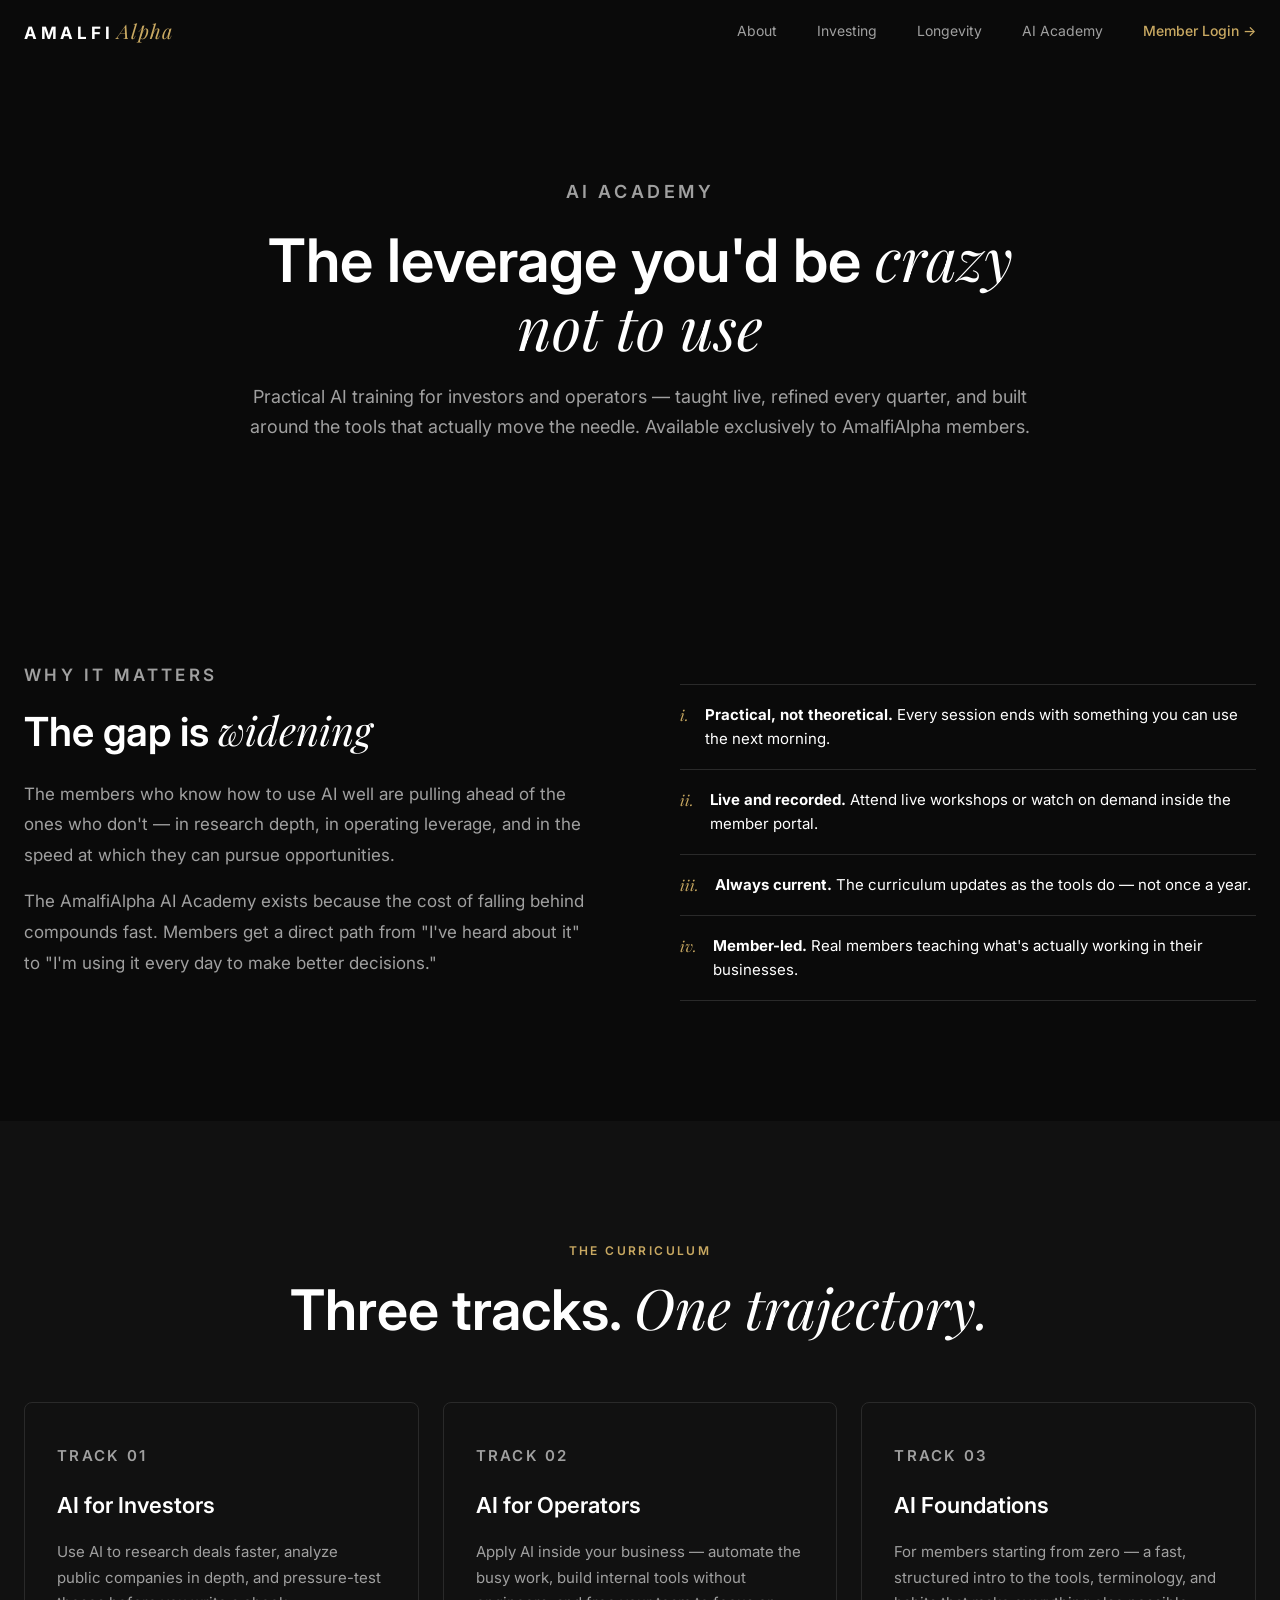
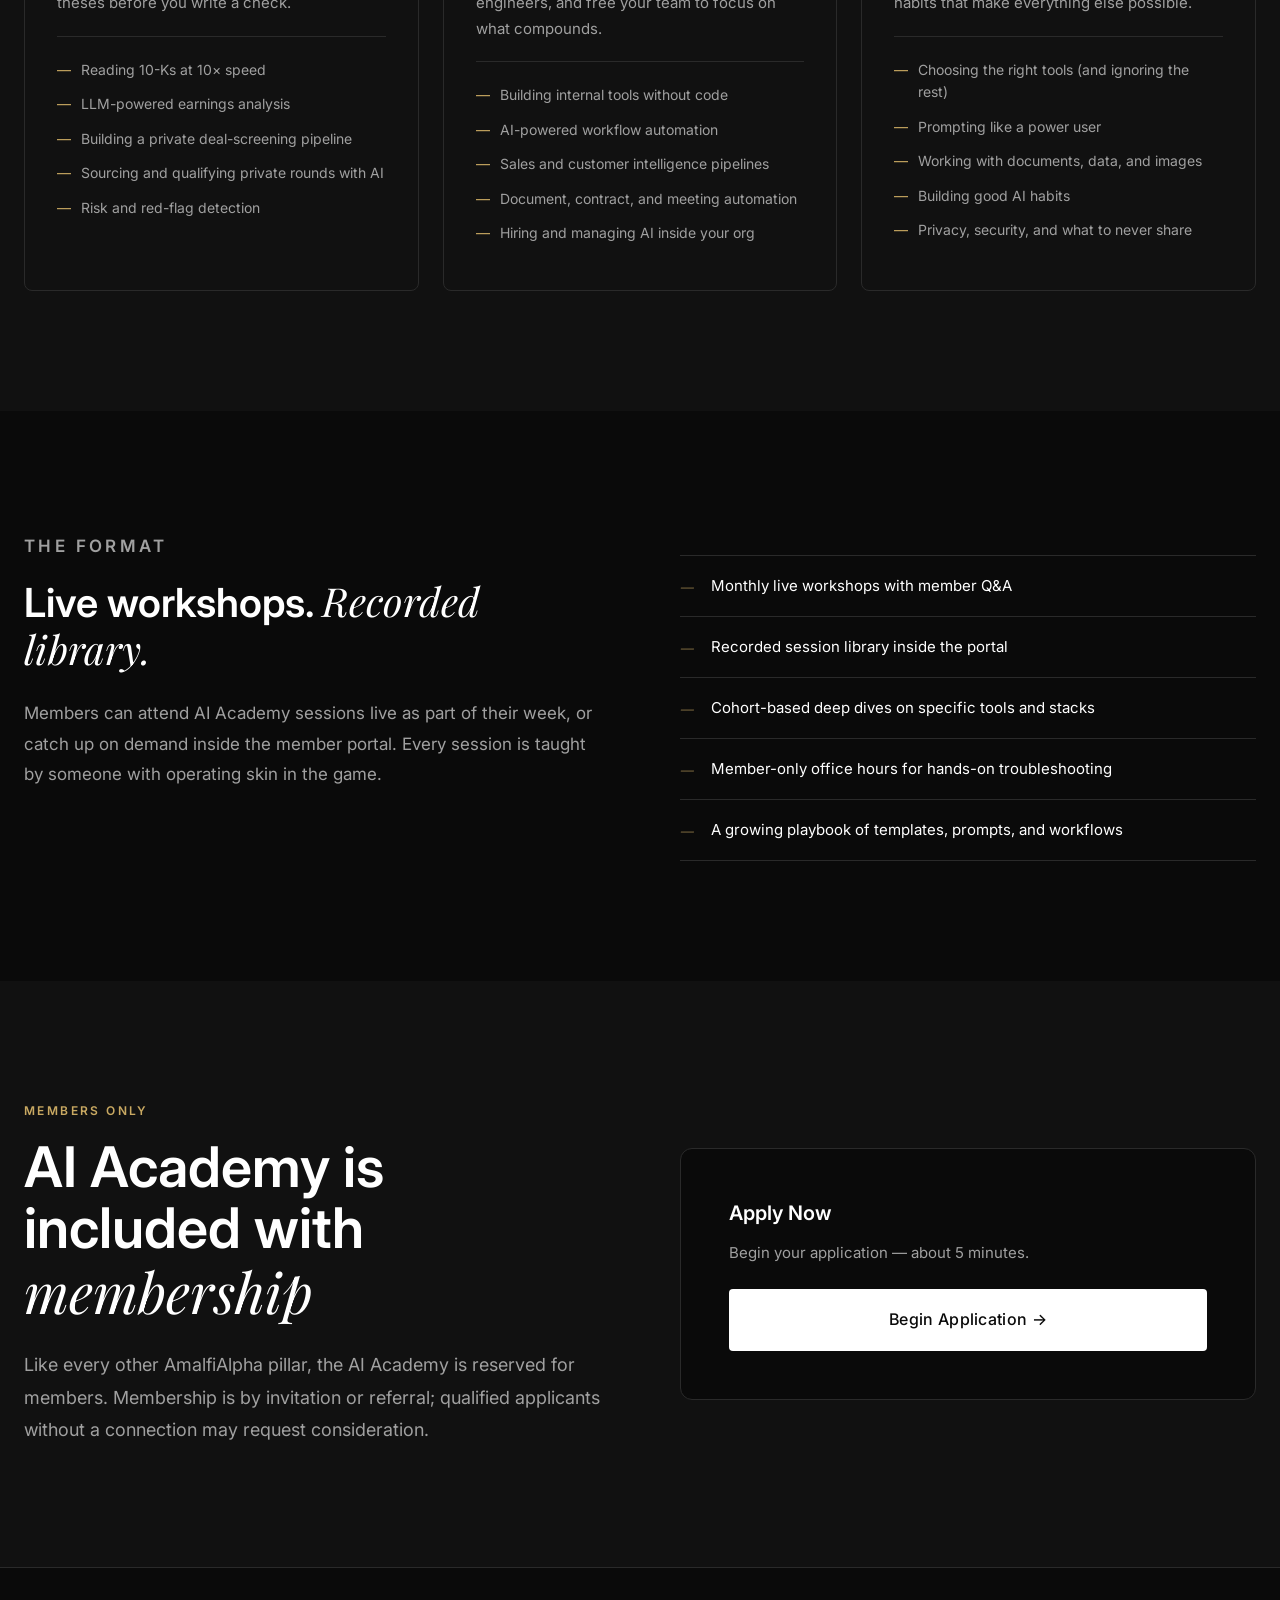
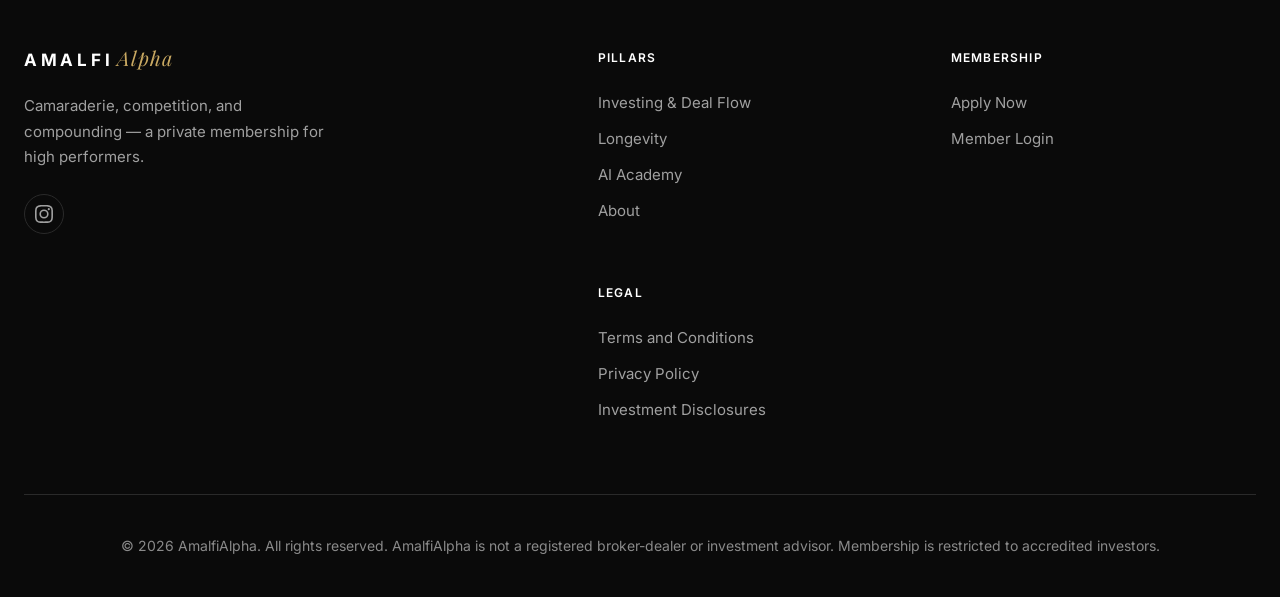
<file: ai-academy.html>
<!DOCTYPE html>
<html lang="en">
<head>
    <meta charset="UTF-8">
    <meta name="viewport" content="width=device-width, initial-scale=1.0">
    <title>AI Academy | AmalfiAlpha</title>
    <link rel="icon" href="favicon.svg" type="image/svg+xml">
    <link rel="stylesheet" href="styles.css">
    <link rel="preconnect" href="https://fonts.googleapis.com">
    <link rel="preconnect" href="https://fonts.gstatic.com" crossorigin>
    <link href="https://fonts.googleapis.com/css2?family=Inter:wght@300;400;500;600;700&family=Playfair+Display:wght@400;500;600;700&display=swap" rel="stylesheet">
</head>
<body>
    <header class="header">
        <nav class="nav">
            <a href="index.html" class="logo">
                <span class="logo-wordmark">AMALFI<span class="alpha">Alpha</span></span>
            </a>
            <div class="nav-links">
                <a href="about.html">About</a>
                <a href="investing.html">Investing</a>
                <a href="health.html">Longevity</a>
                <a href="ai-academy.html" aria-current="page">AI Academy</a>
                <a href="#" class="nav-cta">Member Login →</a>
            </div>
            <button class="mobile-menu-btn" aria-label="Menu" aria-expanded="false" aria-controls="mobileMenu">
                <span></span>
                <span></span>
                <span></span>
            </button>
        </nav>
    </header>

    <div class="mobile-menu" id="mobileMenu">
        <a href="about.html">About</a>
        <a href="investing.html">Investing</a>
        <a href="health.html">Longevity</a>
        <a href="ai-academy.html" aria-current="page">AI Academy</a>
        <a href="#">Member Login</a>
        <a href="apply.html" class="btn btn-primary">Apply Now</a>
    </div>

    <!-- Page Hero -->
    <section class="page-hero">
        <div class="page-hero-background" style="background-image: url('https://images.squarespace-cdn.com/content/v1/6695d90737f2c533afa46845/e360eb15-34ca-4f9f-b811-dc9df6491821/Amalfi_Golf_Day_2_LowRes-93.jpg');"></div>
        <div class="page-hero-content">
            <p class="section-tagline">AI Academy</p>
            <h1>The leverage you'd be <span class="italic">crazy not to use</span></h1>
            <p>Practical AI training for investors and operators — taught live, refined every quarter, and built around the tools that actually move the needle. Available exclusively to AmalfiAlpha members.</p>
        </div>
    </section>

    <!-- Why AI Academy -->
    <section class="deep-section">
        <div class="container">
            <div class="two-col">
                <div>
                    <p class="section-tagline">Why It Matters</p>
                    <h2>The gap is <span class="italic">widening</span></h2>
                    <p>The members who know how to use AI well are pulling ahead of the ones who don't — in research depth, in operating leverage, and in the speed at which they can pursue opportunities.</p>
                    <p>The AmalfiAlpha AI Academy exists because the cost of falling behind compounds fast. Members get a direct path from "I've heard about it" to "I'm using it every day to make better decisions."</p>
                </div>
                <div>
                    <ul class="feature-list">
                        <li><span class="num">i.</span><span><strong>Practical, not theoretical.</strong> Every session ends with something you can use the next morning.</span></li>
                        <li><span class="num">ii.</span><span><strong>Live and recorded.</strong> Attend live workshops or watch on demand inside the member portal.</span></li>
                        <li><span class="num">iii.</span><span><strong>Always current.</strong> The curriculum updates as the tools do — not once a year.</span></li>
                        <li><span class="num">iv.</span><span><strong>Member-led.</strong> Real members teaching what's actually working in their businesses.</span></li>
                    </ul>
                </div>
            </div>
        </div>
    </section>

    <!-- Three Tracks -->
    <section class="deep-section alt">
        <div class="container">
            <div class="section-header center">
                <p class="section-tagline">The Curriculum</p>
                <h2 class="section-title">Three tracks. <span class="italic">One trajectory.</span></h2>
            </div>
            <div class="tracks-grid">
                <div class="track-card">
                    <p class="track-label">Track 01</p>
                    <h3>AI for Investors</h3>
                    <p>Use AI to research deals faster, analyze public companies in depth, and pressure-test theses before you write a check.</p>
                    <ul class="track-modules">
                        <li>Reading 10-Ks at 10× speed</li>
                        <li>LLM-powered earnings analysis</li>
                        <li>Building a private deal-screening pipeline</li>
                        <li>Sourcing and qualifying private rounds with AI</li>
                        <li>Risk and red-flag detection</li>
                    </ul>
                </div>
                <div class="track-card">
                    <p class="track-label">Track 02</p>
                    <h3>AI for Operators</h3>
                    <p>Apply AI inside your business — automate the busy work, build internal tools without engineers, and free your team to focus on what compounds.</p>
                    <ul class="track-modules">
                        <li>Building internal tools without code</li>
                        <li>AI-powered workflow automation</li>
                        <li>Sales and customer intelligence pipelines</li>
                        <li>Document, contract, and meeting automation</li>
                        <li>Hiring and managing AI inside your org</li>
                    </ul>
                </div>
                <div class="track-card">
                    <p class="track-label">Track 03</p>
                    <h3>AI Foundations</h3>
                    <p>For members starting from zero — a fast, structured intro to the tools, terminology, and habits that make everything else possible.</p>
                    <ul class="track-modules">
                        <li>Choosing the right tools (and ignoring the rest)</li>
                        <li>Prompting like a power user</li>
                        <li>Working with documents, data, and images</li>
                        <li>Building good AI habits</li>
                        <li>Privacy, security, and what to never share</li>
                    </ul>
                </div>
            </div>
        </div>
    </section>

    <!-- Format -->
    <section class="deep-section">
        <div class="container">
            <div class="two-col">
                <div>
                    <p class="section-tagline">The Format</p>
                    <h2>Live workshops. <span class="italic">Recorded library.</span></h2>
                    <p>Members can attend AI Academy sessions live as part of their week, or catch up on demand inside the member portal. Every session is taught by someone with operating skin in the game.</p>
                </div>
                <div>
                    <ul class="feature-list">
                        <li><span class="num">—</span><span>Monthly live workshops with member Q&A</span></li>
                        <li><span class="num">—</span><span>Recorded session library inside the portal</span></li>
                        <li><span class="num">—</span><span>Cohort-based deep dives on specific tools and stacks</span></li>
                        <li><span class="num">—</span><span>Member-only office hours for hands-on troubleshooting</span></li>
                        <li><span class="num">—</span><span>A growing playbook of templates, prompts, and workflows</span></li>
                    </ul>
                </div>
            </div>
        </div>
    </section>

    <!-- CTA -->
    <section class="apply" style="background:var(--color-bg-secondary);">
        <div class="container">
            <div class="apply-wrapper">
                <div class="apply-content">
                    <p class="section-tagline">Members Only</p>
                    <h2 class="section-title">AI Academy is included with <span class="italic">membership</span></h2>
                    <p class="apply-description">Like every other AmalfiAlpha pillar, the AI Academy is reserved for members. Membership is by invitation or referral; qualified applicants without a connection may request consideration.</p>
                </div>
                <div class="apply-form-container">
                    <h3 style="font-size:1.25rem;font-weight:600;margin-bottom:12px;">Apply Now</h3>
                    <p style="font-size:0.9375rem;color:var(--color-text-secondary);margin-bottom:24px;line-height:1.6;">Begin your application — about 5 minutes.</p>
                    <a href="apply.html" class="btn btn-primary btn-full btn-large">Begin Application →</a>
                </div>
            </div>
        </div>
    </section>

    <footer class="footer">
        <div class="container">
            <div class="footer-main">
                <div class="footer-brand">
                    <a href="index.html" class="logo">
                        <span class="logo-wordmark">AMALFI<span class="alpha">Alpha</span></span>
                    </a>
                    <p>Camaraderie, competition, and compounding — a private membership for high performers.</p>
                    <div class="social-links">
                        <a href="https://instagram.com/joinamalfi" aria-label="Instagram" target="_blank" rel="noopener noreferrer">
                            <svg viewBox="0 0 24 24" fill="currentColor"><path d="M12 2.163c3.204 0 3.584.012 4.85.07 3.252.148 4.771 1.691 4.919 4.919.058 1.265.069 1.645.069 4.849 0 3.205-.012 3.584-.069 4.849-.149 3.225-1.664 4.771-4.919 4.919-1.266.058-1.644.07-4.85.07-3.204 0-3.584-.012-4.849-.07-3.26-.149-4.771-1.699-4.919-4.92-.058-1.265-.07-1.644-.07-4.849 0-3.204.013-3.583.07-4.849.149-3.227 1.664-4.771 4.919-4.919 1.266-.057 1.645-.069 4.849-.069zM12 0C8.741 0 8.333.014 7.053.072 2.695.272.273 2.69.073 7.052.014 8.333 0 8.741 0 12c0 3.259.014 3.668.072 4.948.2 4.358 2.618 6.78 6.98 6.98C8.333 23.986 8.741 24 12 24c3.259 0 3.668-.014 4.948-.072 4.354-.2 6.782-2.618 6.979-6.98.059-1.28.073-1.689.073-4.948 0-3.259-.014-3.667-.072-4.947-.196-4.354-2.617-6.78-6.979-6.98C15.668.014 15.259 0 12 0zm0 5.838a6.162 6.162 0 100 12.324 6.162 6.162 0 000-12.324zM12 16a4 4 0 110-8 4 4 0 010 8zm6.406-11.845a1.44 1.44 0 100 2.881 1.44 1.44 0 000-2.881z"/></svg>
                        </a>
                    </div>
                </div>
                <div class="footer-links">
                    <div class="footer-column">
                        <h4>Pillars</h4>
                        <a href="investing.html">Investing & Deal Flow</a>
                        <a href="health.html">Longevity</a>
                        <a href="ai-academy.html">AI Academy</a>
                        <a href="about.html">About</a>
                    </div>
                    <div class="footer-column">
                        <h4>Membership</h4>
                        <a href="apply.html">Apply Now</a>
                        <a href="#">Member Login</a>
                    </div>
                    <div class="footer-column">
                        <h4>Legal</h4>
                        <a href="#">Terms and Conditions</a>
                        <a href="#">Privacy Policy</a>
                        <a href="#">Investment Disclosures</a>
                    </div>
                </div>
            </div>
            <div class="footer-bottom">
                <p>&copy; 2026 AmalfiAlpha. All rights reserved. AmalfiAlpha is not a registered broker-dealer or investment advisor. Membership is restricted to accredited investors.</p>
            </div>
        </div>
    </footer>
    <script src="script.js"></script>
</body>
</html>
</file>
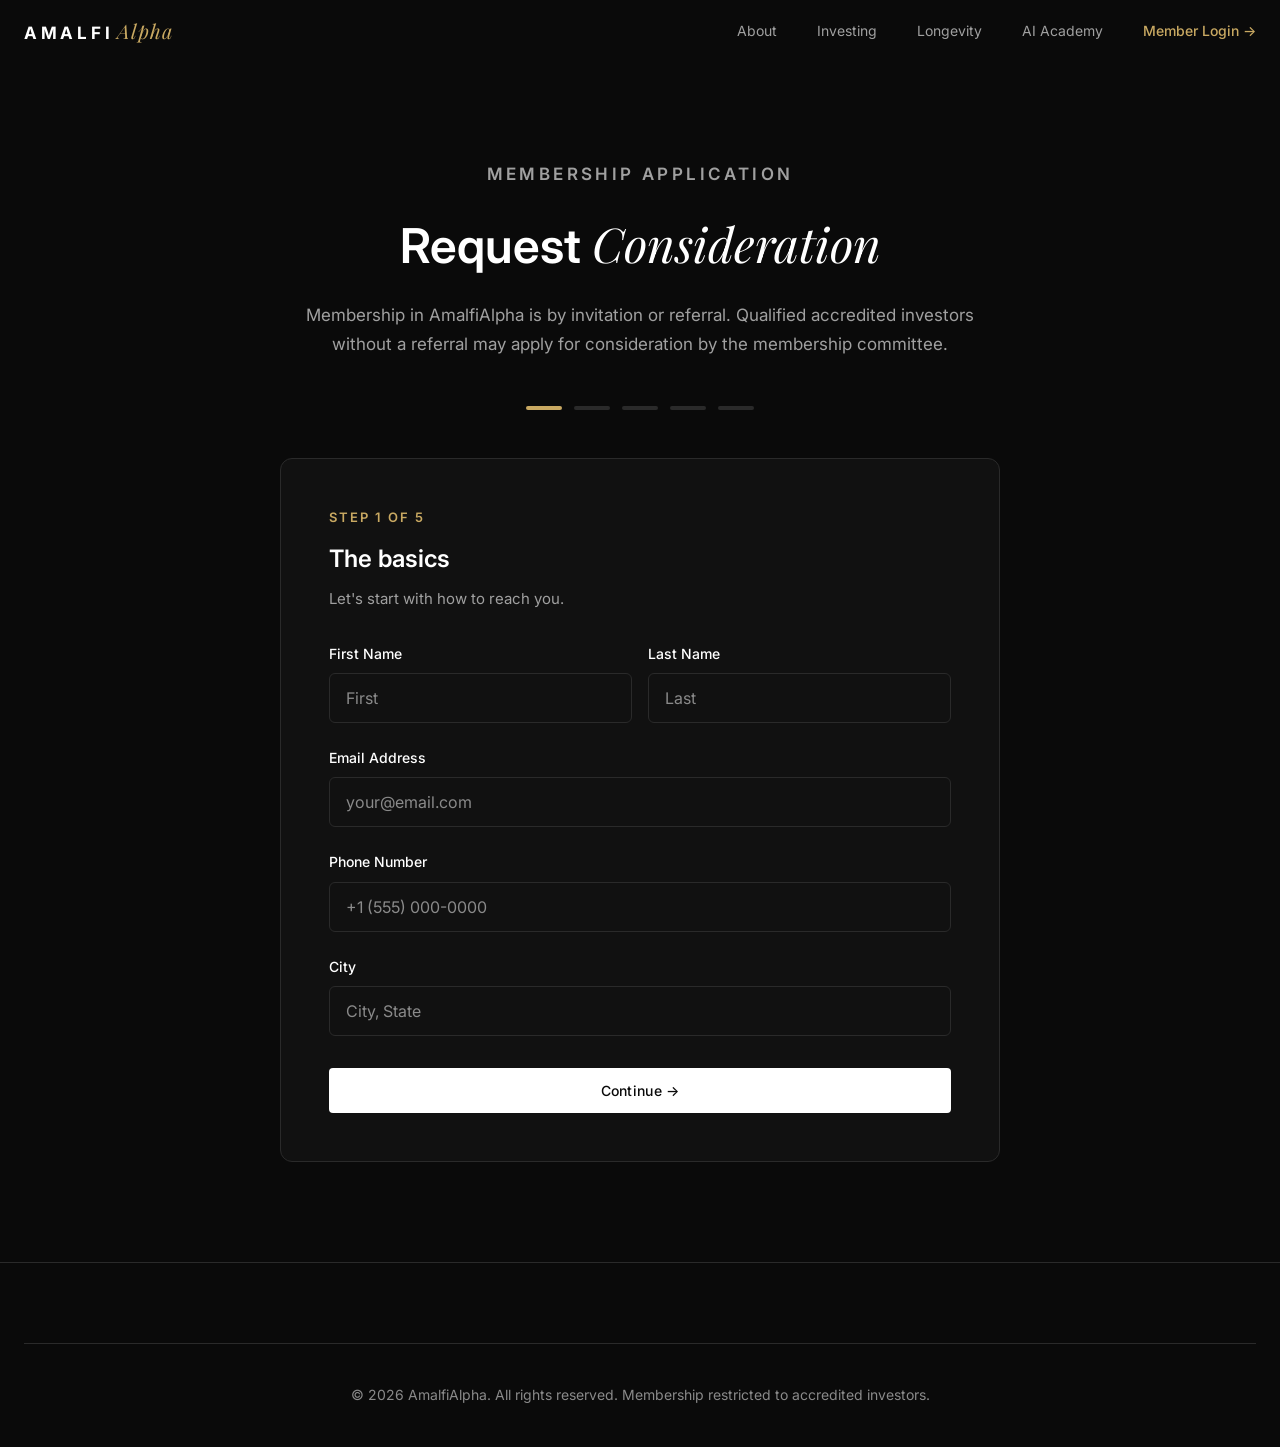
<file: apply.html>
<!DOCTYPE html>
<html lang="en">
<head>
    <meta charset="UTF-8">
    <meta name="viewport" content="width=device-width, initial-scale=1.0">
    <title>Apply Now | AmalfiAlpha</title>
    <link rel="stylesheet" href="styles.css">
    <link rel="preconnect" href="https://fonts.googleapis.com">
    <link rel="preconnect" href="https://fonts.gstatic.com" crossorigin>
    <link href="https://fonts.googleapis.com/css2?family=Inter:wght@300;400;500;600;700&family=Playfair+Display:wght@400;500;600;700&display=swap" rel="stylesheet">
</head>
<body>
    <header class="header">
        <nav class="nav">
            <a href="index.html" class="logo"><span class="logo-wordmark">AMALFI<span class="alpha">Alpha</span></span></a>
            <div class="nav-links">
                <a href="about.html">About</a>
                <a href="investing.html">Investing</a>
                <a href="health.html">Longevity</a>
                <a href="ai-academy.html">AI Academy</a>
                <a href="#" class="nav-cta">Member Login →</a>
            </div>
            <button class="mobile-menu-btn" aria-label="Menu"><span></span><span></span><span></span></button>
        </nav>
    </header>

    <div class="mobile-menu">
        <a href="about.html">About</a>
        <a href="investing.html">Investing</a>
        <a href="health.html">Longevity</a>
        <a href="ai-academy.html">AI Academy</a>
        <a href="#">Member Login</a>
    </div>

    <section class="application-page">
        <div class="container">
            <div class="application-wrapper">
                <div class="application-header">
                    <p class="section-tagline" style="text-align:center;">Membership Application</p>
                    <h1>Request <span class="italic">Consideration</span></h1>
                    <p>Membership in AmalfiAlpha is by invitation or referral. Qualified accredited investors without a referral may apply for consideration by the membership committee.</p>
                </div>

                <div class="step-indicator" id="stepIndicator">
                    <div class="step-dot active" data-step="1"></div>
                    <div class="step-dot" data-step="2"></div>
                    <div class="step-dot" data-step="3"></div>
                    <div class="step-dot" data-step="4"></div>
                    <div class="step-dot" data-step="5"></div>
                </div>

                <div class="application-card">
                    <form id="applicationForm" novalidate>
                        <!-- Step 1: Basics -->
                        <div class="form-step active" data-step="1">
                            <p class="step-tagline">Step 1 of 5</p>
                            <h2>The basics</h2>
                            <p class="step-description">Let's start with how to reach you.</p>
                            <div class="form-row">
                                <div class="form-group">
                                    <label for="firstName">First Name</label>
                                    <input type="text" id="firstName" name="firstName" required placeholder="First">
                                </div>
                                <div class="form-group">
                                    <label for="lastName">Last Name</label>
                                    <input type="text" id="lastName" name="lastName" required placeholder="Last">
                                </div>
                            </div>
                            <div class="form-group">
                                <label for="email">Email Address</label>
                                <input type="email" id="email" name="email" required placeholder="your@email.com">
                            </div>
                            <div class="form-group">
                                <label for="phone">Phone Number</label>
                                <input type="tel" id="phone" name="phone" required autocomplete="tel" inputmode="tel" pattern="(?=(?:\D*\d){7,15}\D*$)[\d\s\+\-\(\)\.]+" title="Enter a phone number with 7–15 digits. You may use spaces, +, -, dots and parentheses, e.g. +1 (555) 123-4567." placeholder="+1 (555) 000-0000">
                            </div>
                            <div class="form-group">
                                <label for="city">City</label>
                                <input type="text" id="city" name="city" placeholder="City, State">
                            </div>
                            <div class="form-actions">
                                <button type="button" class="btn btn-primary btn-full" data-action="next">Continue →</button>
                            </div>
                        </div>

                        <!-- Step 2: Background -->
                        <div class="form-step" data-step="2">
                            <p class="step-tagline">Step 2 of 5</p>
                            <h2>Your background</h2>
                            <p class="step-description">Tell us a little about what you do.</p>
                            <div class="form-group">
                                <label for="role">Current Role</label>
                                <input type="text" id="role" name="role" placeholder="e.g. Founder, Partner, CIO">
                            </div>
                            <div class="form-group">
                                <label for="company">Company / Firm</label>
                                <input type="text" id="company" name="company" placeholder="Where you work">
                            </div>
                            <div class="form-group">
                                <label for="linkedin">LinkedIn URL</label>
                                <input type="url" id="linkedin" name="linkedin" placeholder="https://linkedin.com/in/...">
                            </div>
                            <div class="form-group">
                                <label for="background">Which best describes you?</label>
                                <select id="background" name="background">
                                    <option value="">Select one</option>
                                    <option>Investor / Allocator</option>
                                    <option>Entrepreneur / Founder</option>
                                    <option>Operator / Executive</option>
                                    <option>Former Professional Athlete</option>
                                    <option>Other</option>
                                </select>
                            </div>
                            <div class="form-actions">
                                <button type="button" class="btn btn-secondary" data-action="back">← Back</button>
                                <button type="button" class="btn btn-primary" data-action="next">Continue →</button>
                            </div>
                        </div>

                        <!-- Step 3: Accreditation -->
                        <div class="form-step" data-step="3">
                            <p class="step-tagline">Step 3 of 5</p>
                            <h2>Accreditation</h2>
                            <p class="step-description">AmalfiAlpha membership and deal flow are restricted to accredited investors as defined under SEC Rule 501. Please confirm your status.</p>
                            <div class="form-group">
                                <label for="accreditation">Accredited Investor Status</label>
                                <select id="accreditation" name="accreditation" required>
                                    <option value="">Select one</option>
                                    <option>Yes — Income (over $200K individual / $300K joint, last two years)</option>
                                    <option>Yes — Net worth over $1M (excluding primary residence)</option>
                                    <option>Yes — Series 7, 65, or 82 license holder</option>
                                    <option>Yes — Other qualifying criteria</option>
                                    <option>Not currently accredited</option>
                                </select>
                            </div>
                            <div class="form-group">
                                <label for="investmentInterests">Areas of investment interest</label>
                                <select id="investmentInterests" name="investmentInterests">
                                    <option value="">Select primary interest</option>
                                    <option>Private rounds / venture</option>
                                    <option>Private equity</option>
                                    <option>Public markets</option>
                                    <option>Real estate</option>
                                    <option>Crypto</option>
                                    <option>All of the above</option>
                                </select>
                            </div>
                            <div class="form-actions">
                                <button type="button" class="btn btn-secondary" data-action="back">← Back</button>
                                <button type="button" class="btn btn-primary" data-action="next">Continue →</button>
                            </div>
                        </div>

                        <!-- Step 4: Why -->
                        <div class="form-step" data-step="4">
                            <p class="step-tagline">Step 4 of 5</p>
                            <h2>Why AmalfiAlpha?</h2>
                            <p class="step-description">In a few sentences, what are you hoping to gain — and what would you bring to the community?</p>
                            <div class="form-group">
                                <label for="why">Your answer</label>
                                <textarea id="why" name="why" placeholder="Be honest. The committee reads every word." rows="6"></textarea>
                            </div>
                            <div class="form-actions">
                                <button type="button" class="btn btn-secondary" data-action="back">← Back</button>
                                <button type="button" class="btn btn-primary" data-action="next">Continue →</button>
                            </div>
                        </div>

                        <!-- Step 5: Referral -->
                        <div class="form-step" data-step="5">
                            <p class="step-tagline">Step 5 of 5</p>
                            <h2>Were you referred?</h2>
                            <p class="step-description">If a current member or someone close to AmalfiAlpha pointed you our way, please let us know. Referred applicants receive prioritized review.</p>
                            <div class="form-group">
                                <label for="referrer">Referred by</label>
                                <input type="text" id="referrer" name="referrer" placeholder="Name of the person who referred you (optional)">
                            </div>
                            <div class="form-checkbox">
                                <input type="checkbox" id="smsConsent" name="smsConsent">
                                <label for="smsConsent">I consent to receive SMS updates about my application.</label>
                            </div>
                            <div class="form-checkbox">
                                <input type="checkbox" id="termsConsent" name="termsConsent" required>
                                <label for="termsConsent">I confirm that the information provided is accurate and I understand AmalfiAlpha is not a registered broker-dealer or investment advisor.</label>
                            </div>
                            <div class="form-actions">
                                <button type="button" class="btn btn-secondary" data-action="back">← Back</button>
                                <button type="submit" class="btn btn-primary">Submit Application</button>
                            </div>
                        </div>

                        <!-- Success state -->
                        <div class="form-step" data-step="success">
                            <div class="form-success">
                                <div class="check-circle">
                                    <svg width="40" height="40" viewBox="0 0 24 24" fill="none" stroke="currentColor" stroke-width="3"><polyline points="20 6 9 17 4 12"/></svg>
                                </div>
                                <h2>Application Received</h2>
                                <p>Thank you. The membership committee reviews applications on a rolling basis. If your background is a fit for AmalfiAlpha, you'll hear from us within two weeks.</p>
                            </div>
                        </div>
                    </form>
                </div>
            </div>
        </div>
    </section>

    <footer class="footer">
        <div class="container">
            <div class="footer-bottom" style="border-top:1px solid var(--color-border);padding-top:40px;">
                <p>&copy; 2026 AmalfiAlpha. All rights reserved. Membership restricted to accredited investors.</p>
            </div>
        </div>
    </footer>

    <script>
    (function() {
        const form = document.getElementById('applicationForm');
        const steps = form.querySelectorAll('.form-step');
        const dots = document.querySelectorAll('#stepIndicator .step-dot');
        let currentStep = 1;
        const totalSteps = 5;

        function showStep(n, keepScroll) {
            steps.forEach(s => s.classList.remove('active'));
            const target = form.querySelector(`.form-step[data-step="${n}"]`);
            if (target) target.classList.add('active');
            dots.forEach((d, i) => {
                d.classList.remove('active', 'completed');
                if (i + 1 < n) d.classList.add('completed');
                if (i + 1 === n) d.classList.add('active');
            });
            if (!keepScroll) window.scrollTo({ top: 0, behavior: 'smooth' });
        }

        function stepControls(n) {
            return form.querySelectorAll(`.form-step[data-step="${n}"] input, .form-step[data-step="${n}"] select, .form-step[data-step="${n}"] textarea`);
        }

        function errorMessage(control) {
            if (control.validity.patternMismatch && control.title) return control.title;
            return control.validationMessage;
        }

        function clearError(control) {
            control.classList.remove('is-invalid');
            control.removeAttribute('aria-invalid');
            const error = document.getElementById(control.id + '-error');
            if (error) error.remove();
            control.removeAttribute('aria-describedby');
        }

        function showError(control) {
            clearError(control);
            const error = document.createElement('p');
            error.className = 'field-error';
            error.id = control.id + '-error';
            error.setAttribute('role', 'alert');
            error.textContent = errorMessage(control);
            const container = control.closest('.form-group, .form-checkbox');
            if (container.classList.contains('form-checkbox')) {
                container.insertAdjacentElement('afterend', error);
            } else {
                container.appendChild(error);
            }
            control.classList.add('is-invalid');
            control.setAttribute('aria-invalid', 'true');
            control.setAttribute('aria-describedby', error.id);
        }

        function validateStep(n) {
            let firstInvalid = null;
            stepControls(n).forEach(control => {
                if (control.checkValidity()) {
                    clearError(control);
                } else {
                    showError(control);
                    if (!firstInvalid) firstInvalid = control;
                }
            });
            if (firstInvalid) firstInvalid.reportValidity();
            return !firstInvalid;
        }

        function firstInvalidStep() {
            for (let n = 1; n <= totalSteps; n++) {
                if (Array.from(stepControls(n)).some(c => !c.checkValidity())) return n;
            }
            return null;
        }

        function goNext() {
            if (!validateStep(currentStep)) return;
            if (currentStep < totalSteps) {
                currentStep++;
                showStep(currentStep);
            }
        }

        form.addEventListener('input', function(e) {
            if (e.target.classList.contains('is-invalid') && e.target.checkValidity()) clearError(e.target);
        });
        form.addEventListener('change', function(e) {
            if (e.target.classList.contains('is-invalid') && e.target.checkValidity()) clearError(e.target);
        });

        form.addEventListener('click', function(e) {
            const action = e.target.dataset.action;
            if (action === 'next') {
                goNext();
            } else if (action === 'back' && currentStep > 1) {
                currentStep--;
                showStep(currentStep);
            }
        });

        form.addEventListener('submit', function(e) {
            e.preventDefault();
            if (currentStep < totalSteps) {
                goNext();
                return;
            }
            const invalidStep = firstInvalidStep();
            if (invalidStep) {
                if (invalidStep !== currentStep) {
                    currentStep = invalidStep;
                    showStep(currentStep, true);
                }
                validateStep(currentStep);
                return;
            }
            showStep('success');
            document.getElementById('stepIndicator').style.display = 'none';
        });
    })();
    </script>
    <script src="script.js"></script>
</body>
</html>
</file>
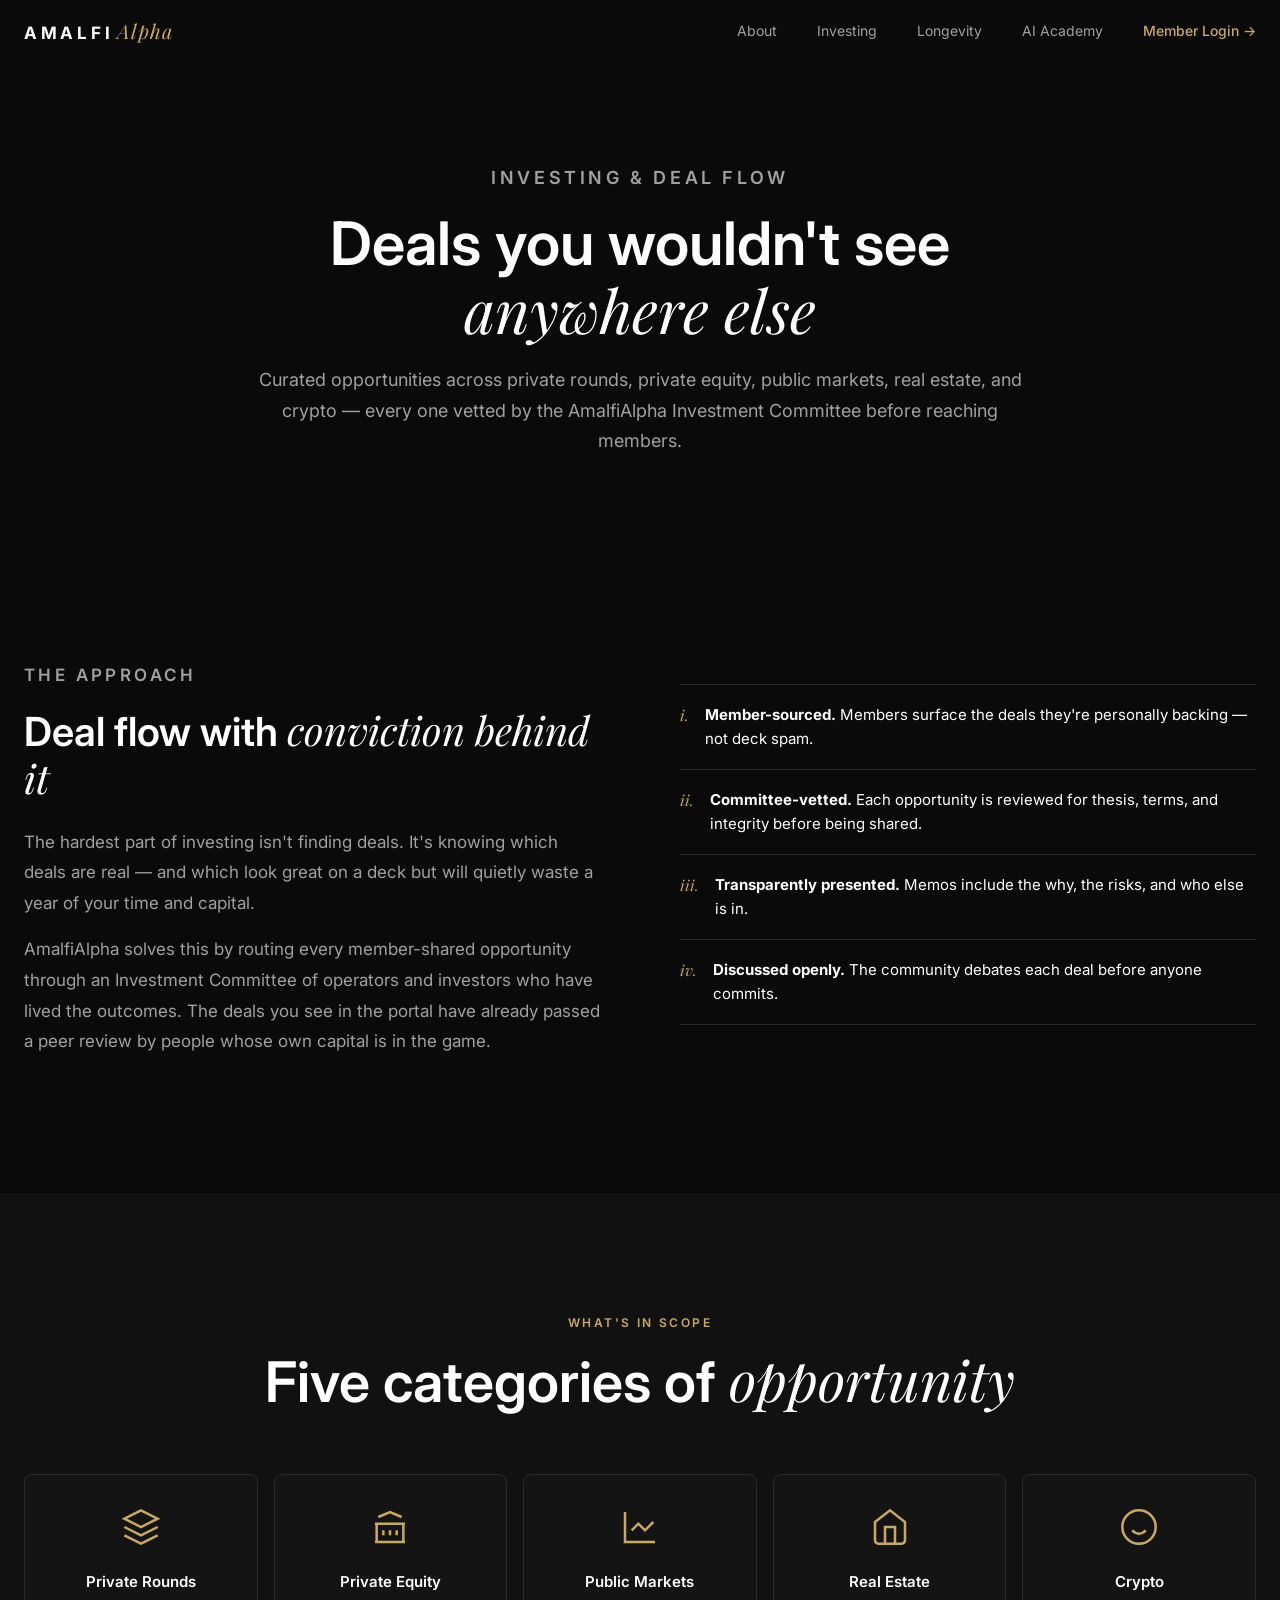
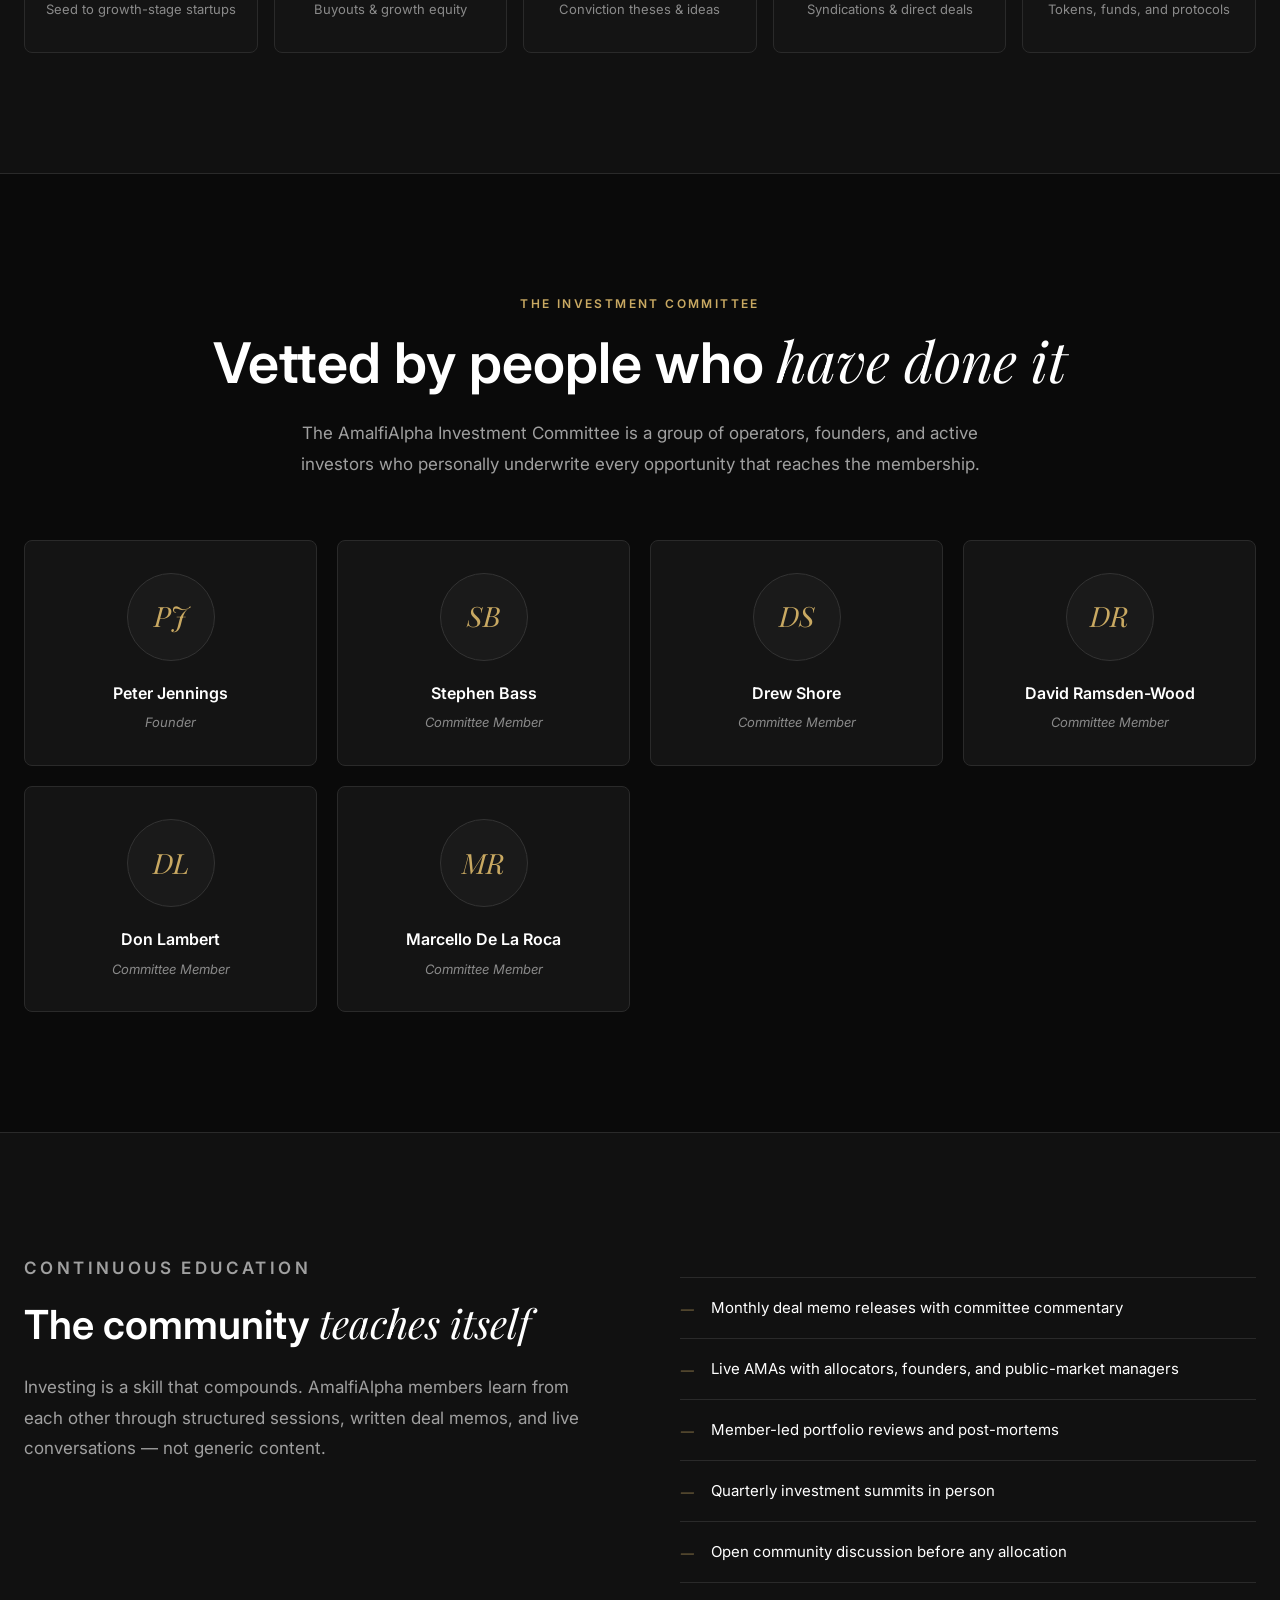
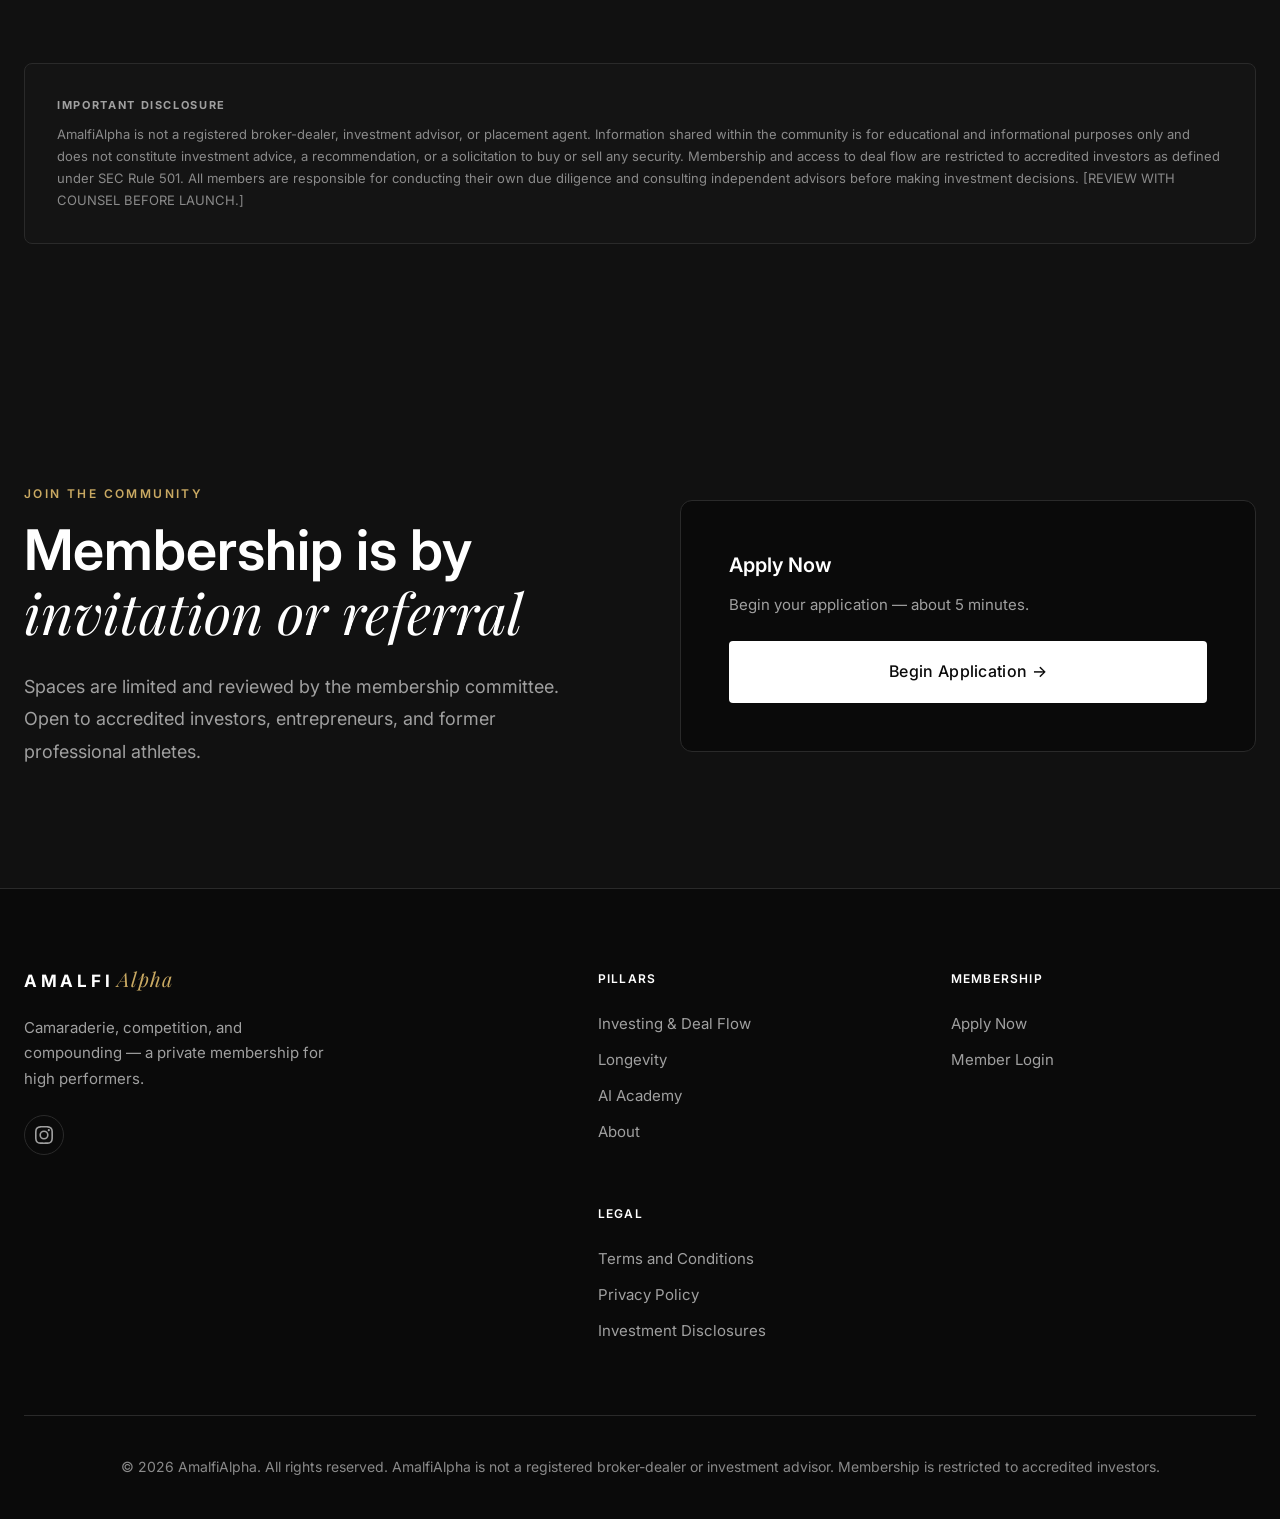
<file: investing.html>
<!DOCTYPE html>
<html lang="en">
<head>
    <meta charset="UTF-8">
    <meta name="viewport" content="width=device-width, initial-scale=1.0">
    <title>Investing & Deal Flow | AmalfiAlpha</title>
    <link rel="icon" href="favicon.svg" type="image/svg+xml">
    <link rel="stylesheet" href="styles.css">
    <link rel="preconnect" href="https://fonts.googleapis.com">
    <link rel="preconnect" href="https://fonts.gstatic.com" crossorigin>
    <link href="https://fonts.googleapis.com/css2?family=Inter:wght@300;400;500;600;700&family=Playfair+Display:wght@400;500;600;700&display=swap" rel="stylesheet">
</head>
<body>
    <header class="header">
        <nav class="nav">
            <a href="index.html" class="logo">
                <span class="logo-wordmark">AMALFI<span class="alpha">Alpha</span></span>
            </a>
            <div class="nav-links">
                <a href="about.html">About</a>
                <a href="investing.html" aria-current="page">Investing</a>
                <a href="health.html">Longevity</a>
                <a href="ai-academy.html">AI Academy</a>
                <a href="#" class="nav-cta">Member Login →</a>
            </div>
            <button class="mobile-menu-btn" aria-label="Menu" aria-expanded="false" aria-controls="mobileMenu">
                <span></span>
                <span></span>
                <span></span>
            </button>
        </nav>
    </header>

    <div class="mobile-menu" id="mobileMenu">
        <a href="about.html">About</a>
        <a href="investing.html" aria-current="page">Investing</a>
        <a href="health.html">Longevity</a>
        <a href="ai-academy.html">AI Academy</a>
        <a href="#">Member Login</a>
        <a href="apply.html" class="btn btn-primary">Apply Now</a>
    </div>

    <!-- Page Hero -->
    <section class="page-hero">
        <div class="page-hero-background" style="background-image: url('https://images.squarespace-cdn.com/content/v1/6695d90737f2c533afa46845/a6350758-362d-4dd6-b7b1-6872cc72dab1/IMGL1883.jpg');"></div>
        <div class="page-hero-content">
            <p class="section-tagline">Investing & Deal Flow</p>
            <h1>Deals you wouldn't see <span class="italic">anywhere else</span></h1>
            <p>Curated opportunities across private rounds, private equity, public markets, real estate, and crypto — every one vetted by the AmalfiAlpha Investment Committee before reaching members.</p>
        </div>
    </section>

    <!-- Investment Philosophy -->
    <section class="deep-section">
        <div class="container">
            <div class="two-col">
                <div>
                    <p class="section-tagline">The Approach</p>
                    <h2>Deal flow with <span class="italic">conviction behind it</span></h2>
                    <p>The hardest part of investing isn't finding deals. It's knowing which deals are real — and which look great on a deck but will quietly waste a year of your time and capital.</p>
                    <p>AmalfiAlpha solves this by routing every member-shared opportunity through an Investment Committee of operators and investors who have lived the outcomes. The deals you see in the portal have already passed a peer review by people whose own capital is in the game.</p>
                </div>
                <div>
                    <ul class="feature-list">
                        <li><span class="num">i.</span><span><strong>Member-sourced.</strong> Members surface the deals they're personally backing — not deck spam.</span></li>
                        <li><span class="num">ii.</span><span><strong>Committee-vetted.</strong> Each opportunity is reviewed for thesis, terms, and integrity before being shared.</span></li>
                        <li><span class="num">iii.</span><span><strong>Transparently presented.</strong> Memos include the why, the risks, and who else is in.</span></li>
                        <li><span class="num">iv.</span><span><strong>Discussed openly.</strong> The community debates each deal before anyone commits.</span></li>
                    </ul>
                </div>
            </div>
        </div>
    </section>

    <!-- Deal Types -->
    <section class="deep-section alt">
        <div class="container">
            <div class="section-header center">
                <p class="section-tagline">What's in Scope</p>
                <h2 class="section-title">Five categories of <span class="italic">opportunity</span></h2>
            </div>
            <div class="deal-types">
                <div class="deal-type">
                    <svg class="deal-type-icon" viewBox="0 0 24 24" fill="none" stroke="currentColor" stroke-width="1.5"><path d="M12 2L2 7l10 5 10-5-10-5zM2 17l10 5 10-5M2 12l10 5 10-5"/></svg>
                    <h4>Private Rounds</h4>
                    <p>Seed to growth-stage startups</p>
                </div>
                <div class="deal-type">
                    <svg class="deal-type-icon" viewBox="0 0 24 24" fill="none" stroke="currentColor" stroke-width="1.5"><path d="M3 21h18M3 10h18M5 6l7-3 7 3M4 10v11M20 10v11M8 14v3M12 14v3M16 14v3"/></svg>
                    <h4>Private Equity</h4>
                    <p>Buyouts & growth equity</p>
                </div>
                <div class="deal-type">
                    <svg class="deal-type-icon" viewBox="0 0 24 24" fill="none" stroke="currentColor" stroke-width="1.5"><path d="M3 3v18h18M7 14l4-4 4 4 5-5"/></svg>
                    <h4>Public Markets</h4>
                    <p>Conviction theses & ideas</p>
                </div>
                <div class="deal-type">
                    <svg class="deal-type-icon" viewBox="0 0 24 24" fill="none" stroke="currentColor" stroke-width="1.5"><path d="M3 9l9-7 9 7v11a2 2 0 0 1-2 2H5a2 2 0 0 1-2-2z"/><polyline points="9 22 9 12 15 12 15 22"/></svg>
                    <h4>Real Estate</h4>
                    <p>Syndications & direct deals</p>
                </div>
                <div class="deal-type">
                    <svg class="deal-type-icon" viewBox="0 0 24 24" fill="none" stroke="currentColor" stroke-width="1.5"><circle cx="12" cy="12" r="10"/><path d="M8 14s1.5 2 4 2 4-2 4-2M9 9h.01M15 9h.01"/></svg>
                    <h4>Crypto</h4>
                    <p>Tokens, funds, and protocols</p>
                </div>
            </div>
        </div>
    </section>

    <!-- Investment Committee -->
    <section class="committee" style="background:var(--color-bg);">
        <div class="container">
            <div class="section-header center">
                <p class="section-tagline">The Investment Committee</p>
                <h2 class="section-title">Vetted by people who <span class="italic">have done it</span></h2>
            </div>
            <div class="committee-intro">
                <p>The AmalfiAlpha Investment Committee is a group of operators, founders, and active investors who personally underwrite every opportunity that reaches the membership.</p>
            </div>
            <div class="committee-grid">
                <div class="committee-card">
                    <div class="committee-avatar">PJ</div>
                    <h4>Peter Jennings</h4>
                    <p class="committee-role">Founder</p>
                </div>
                <div class="committee-card">
                    <div class="committee-avatar">SB</div>
                    <h4>Stephen Bass</h4>
                    <p class="committee-role">Committee Member</p>
                </div>
                <div class="committee-card">
                    <div class="committee-avatar">DS</div>
                    <h4>Drew Shore</h4>
                    <p class="committee-role">Committee Member</p>
                </div>
                <div class="committee-card">
                    <div class="committee-avatar">DR</div>
                    <h4>David Ramsden-Wood</h4>
                    <p class="committee-role">Committee Member</p>
                </div>
                <div class="committee-card">
                    <div class="committee-avatar">DL</div>
                    <h4>Don Lambert</h4>
                    <p class="committee-role">Committee Member</p>
                </div>
                <div class="committee-card">
                    <div class="committee-avatar">MR</div>
                    <h4>Marcello De La Roca</h4>
                    <p class="committee-role">Committee Member</p>
                </div>
            </div>
        </div>
    </section>

    <!-- How members learn -->
    <section class="deep-section alt">
        <div class="container">
            <div class="two-col">
                <div>
                    <p class="section-tagline">Continuous Education</p>
                    <h2>The community <span class="italic">teaches itself</span></h2>
                    <p>Investing is a skill that compounds. AmalfiAlpha members learn from each other through structured sessions, written deal memos, and live conversations — not generic content.</p>
                </div>
                <div>
                    <ul class="feature-list">
                        <li><span class="num">—</span><span>Monthly deal memo releases with committee commentary</span></li>
                        <li><span class="num">—</span><span>Live AMAs with allocators, founders, and public-market managers</span></li>
                        <li><span class="num">—</span><span>Member-led portfolio reviews and post-mortems</span></li>
                        <li><span class="num">—</span><span>Quarterly investment summits in person</span></li>
                        <li><span class="num">—</span><span>Open community discussion before any allocation</span></li>
                    </ul>
                </div>
            </div>
            <div class="disclaimer">
                <strong>Important Disclosure</strong>
                AmalfiAlpha is not a registered broker-dealer, investment advisor, or placement agent. Information shared within the community is for educational and informational purposes only and does not constitute investment advice, a recommendation, or a solicitation to buy or sell any security. Membership and access to deal flow are restricted to accredited investors as defined under SEC Rule 501. All members are responsible for conducting their own due diligence and consulting independent advisors before making investment decisions. [REVIEW WITH COUNSEL BEFORE LAUNCH.]
            </div>
        </div>
    </section>

    <!-- CTA -->
    <section class="apply">
        <div class="container">
            <div class="apply-wrapper">
                <div class="apply-content">
                    <p class="section-tagline">Join the community</p>
                    <h2 class="section-title">Membership is by <span class="italic">invitation or referral</span></h2>
                    <p class="apply-description">Spaces are limited and reviewed by the membership committee. Open to accredited investors, entrepreneurs, and former professional athletes.</p>
                </div>
                <div class="apply-form-container">
                    <h3 style="font-size:1.25rem;font-weight:600;margin-bottom:12px;">Apply Now</h3>
                    <p style="font-size:0.9375rem;color:var(--color-text-secondary);margin-bottom:24px;line-height:1.6;">Begin your application — about 5 minutes.</p>
                    <a href="apply.html" class="btn btn-primary btn-full btn-large">Begin Application →</a>
                </div>
            </div>
        </div>
    </section>

    <footer class="footer">
        <div class="container">
            <div class="footer-main">
                <div class="footer-brand">
                    <a href="index.html" class="logo">
                        <span class="logo-wordmark">AMALFI<span class="alpha">Alpha</span></span>
                    </a>
                    <p>Camaraderie, competition, and compounding — a private membership for high performers.</p>
                    <div class="social-links">
                        <a href="https://instagram.com/joinamalfi" aria-label="Instagram" target="_blank" rel="noopener noreferrer">
                            <svg viewBox="0 0 24 24" fill="currentColor"><path d="M12 2.163c3.204 0 3.584.012 4.85.07 3.252.148 4.771 1.691 4.919 4.919.058 1.265.069 1.645.069 4.849 0 3.205-.012 3.584-.069 4.849-.149 3.225-1.664 4.771-4.919 4.919-1.266.058-1.644.07-4.85.07-3.204 0-3.584-.012-4.849-.07-3.26-.149-4.771-1.699-4.919-4.92-.058-1.265-.07-1.644-.07-4.849 0-3.204.013-3.583.07-4.849.149-3.227 1.664-4.771 4.919-4.919 1.266-.057 1.645-.069 4.849-.069zM12 0C8.741 0 8.333.014 7.053.072 2.695.272.273 2.69.073 7.052.014 8.333 0 8.741 0 12c0 3.259.014 3.668.072 4.948.2 4.358 2.618 6.78 6.98 6.98C8.333 23.986 8.741 24 12 24c3.259 0 3.668-.014 4.948-.072 4.354-.2 6.782-2.618 6.979-6.98.059-1.28.073-1.689.073-4.948 0-3.259-.014-3.667-.072-4.947-.196-4.354-2.617-6.78-6.979-6.98C15.668.014 15.259 0 12 0zm0 5.838a6.162 6.162 0 100 12.324 6.162 6.162 0 000-12.324zM12 16a4 4 0 110-8 4 4 0 010 8zm6.406-11.845a1.44 1.44 0 100 2.881 1.44 1.44 0 000-2.881z"/></svg>
                        </a>
                    </div>
                </div>
                <div class="footer-links">
                    <div class="footer-column">
                        <h4>Pillars</h4>
                        <a href="investing.html">Investing & Deal Flow</a>
                        <a href="health.html">Longevity</a>
                        <a href="ai-academy.html">AI Academy</a>
                        <a href="about.html">About</a>
                    </div>
                    <div class="footer-column">
                        <h4>Membership</h4>
                        <a href="apply.html">Apply Now</a>
                        <a href="#">Member Login</a>
                    </div>
                    <div class="footer-column">
                        <h4>Legal</h4>
                        <a href="#">Terms and Conditions</a>
                        <a href="#">Privacy Policy</a>
                        <a href="#">Investment Disclosures</a>
                    </div>
                </div>
            </div>
            <div class="footer-bottom">
                <p>&copy; 2026 AmalfiAlpha. All rights reserved. AmalfiAlpha is not a registered broker-dealer or investment advisor. Membership is restricted to accredited investors.</p>
            </div>
        </div>
    </footer>
    <script src="script.js"></script>
</body>
</html>
</file>
<file: styles.css>
/* ============================================
   AMALFIALPHA - PRIVATE MEMBERSHIP
   Camaraderie, Competition, and Compounding
   ============================================ */

/* CSS Variables */
:root {
    --color-bg: #0a0a0a;
    --color-bg-secondary: #111111;
    --color-bg-tertiary: #1a1a1a;
    --color-bg-card: #141414;
    --color-text: #ffffff;
    --color-text-secondary: #a0a0a0;
    --color-text-muted: #8a8a8a;
    --color-accent: #c9a962;
    --color-accent-light: #d4b978;
    --color-border: #2a2a2a;
    --color-border-light: #333333;

    --font-primary: 'Inter', -apple-system, BlinkMacSystemFont, sans-serif;
    --font-display: 'Playfair Display', Georgia, serif;

    --transition-fast: 0.2s ease;
    --transition-medium: 0.3s ease;
    --transition-slow: 0.5s ease;

    --container-width: 1280px;
    --section-padding: 120px;
}

/* Reset & Base */
*, *::before, *::after {
    margin: 0;
    padding: 0;
    box-sizing: border-box;
}

html {
    scroll-behavior: smooth;
    font-size: 16px;
}

body {
    font-family: var(--font-primary);
    background-color: var(--color-bg);
    color: var(--color-text);
    line-height: 1.6;
    overflow-x: hidden;
    -webkit-font-smoothing: antialiased;
    -moz-osx-font-smoothing: grayscale;
}

a {
    text-decoration: none;
    color: inherit;
    transition: color var(--transition-fast);
}

img {
    max-width: 100%;
    height: auto;
    display: block;
}

button {
    font-family: inherit;
    cursor: pointer;
    border: none;
    background: none;
}

input, textarea {
    font-family: inherit;
    font-size: inherit;
}

/* Container */
.container {
    max-width: var(--container-width);
    margin: 0 auto;
    padding: 0 24px;
}

/* Typography */
.italic {
    font-family: var(--font-display);
    font-style: italic;
    font-weight: 400;
}

.section-tagline {
    font-size: 0.75rem;
    font-weight: 600;
    letter-spacing: 0.2em;
    text-transform: uppercase;
    color: var(--color-accent);
    margin-bottom: 16px;
}

.section-title {
    font-family: var(--font-primary);
    font-size: clamp(2rem, 5vw, 3.5rem);
    font-weight: 600;
    line-height: 1.1;
    margin-bottom: 24px;
}

.section-description {
    font-size: 1.125rem;
    color: var(--color-text-secondary);
    max-width: 600px;
}

.section-header.center {
    text-align: center;
}

.section-header.center .section-description {
    margin: 0 auto;
}

/* Buttons */
.btn {
    display: inline-flex;
    align-items: center;
    justify-content: center;
    padding: 14px 28px;
    font-size: 0.875rem;
    font-weight: 500;
    letter-spacing: 0.02em;
    border-radius: 4px;
    transition: all var(--transition-medium);
    white-space: nowrap;
}

.btn-primary {
    background: var(--color-text);
    color: var(--color-bg);
}

.btn-primary:hover {
    background: var(--color-accent);
    color: var(--color-bg);
    transform: translateY(-2px);
}

.btn-secondary {
    background: transparent;
    color: var(--color-text);
    border: 1px solid var(--color-border-light);
}

.btn-secondary:hover {
    border-color: var(--color-text);
    background: rgba(255, 255, 255, 0.05);
}

.btn-large {
    padding: 18px 36px;
    font-size: 1rem;
}

.btn-full {
    width: 100%;
}

/* ============================================
   HEADER & NAVIGATION
   ============================================ */

.header {
    position: fixed;
    top: 0;
    left: 0;
    right: 0;
    z-index: 1000;
    padding: 20px 0;
    transition: all var(--transition-medium);
}

.header.scrolled {
    background: rgba(10, 10, 10, 0.9);
    backdrop-filter: blur(20px);
    -webkit-backdrop-filter: blur(20px);
    padding: 16px 0;
    border-bottom: 1px solid var(--color-border);
}

.nav {
    max-width: var(--container-width);
    margin: 0 auto;
    padding: 0 24px;
    display: flex;
    align-items: center;
    justify-content: space-between;
}

.logo {
    display: flex;
    align-items: center;
}

.logo-img {
    height: 24px;
    width: auto;
}

.nav-links {
    display: flex;
    gap: 40px;
}

.nav-links a {
    font-size: 0.875rem;
    font-weight: 400;
    color: var(--color-text-secondary);
    transition: color var(--transition-fast);
}

.nav-links a:hover {
    color: var(--color-text);
}

.mobile-menu-btn {
    display: none;
    flex-direction: column;
    gap: 5px;
    padding: 8px;
}

.mobile-menu-btn span {
    display: block;
    width: 24px;
    height: 2px;
    background: var(--color-text);
    transition: all var(--transition-fast);
}

.mobile-menu {
    display: none;
    position: fixed;
    top: 0;
    left: 0;
    right: 0;
    bottom: 0;
    background: var(--color-bg);
    z-index: 999;
    flex-direction: column;
    align-items: center;
    justify-content: center;
    gap: 32px;
    opacity: 0;
    visibility: hidden;
    transition: all var(--transition-medium);
}

.mobile-menu.active {
    opacity: 1;
    visibility: visible;
}

.mobile-menu a {
    font-size: 1.5rem;
    font-weight: 500;
}

/* ============================================
   HERO SECTION
   ============================================ */

.hero {
    min-height: 100vh;
    display: flex;
    align-items: center;
    justify-content: center;
    position: relative;
    padding: 120px 24px 80px;
    overflow: hidden;
    text-align: center;
}

.hero-background {
    position: absolute;
    top: 0;
    left: 0;
    right: 0;
    bottom: 0;
    z-index: -1;
    background:
        linear-gradient(to bottom, rgba(10, 10, 10, 0.6) 0%, rgba(10, 10, 10, 0.4) 50%, rgba(10, 10, 10, 0.7) 100%),
        url('https://images.squarespace-cdn.com/content/v1/6695d90737f2c533afa46845/4904673a-b2bc-4488-8820-f0f40d6108ff/Amalfi-private-luxury-network-founder-ceo-former-athletes+%281%29.jpg');
    background-size: cover;
    background-position: center;
}

.hero-content {
    position: relative;
    z-index: 1;
    max-width: 900px;
}

.hero-title {
    font-family: var(--font-primary);
    font-size: clamp(2.5rem, 7vw, 5rem);
    font-weight: 600;
    line-height: 1.05;
    margin-bottom: 24px;
    opacity: 0;
    animation: fadeInUp 0.8s ease forwards;
    animation-delay: 0.2s;
}

.hero-description {
    font-size: 1.25rem;
    color: var(--color-text-secondary);
    line-height: 1.7;
    margin-bottom: 40px;
    opacity: 0;
    animation: fadeInUp 0.8s ease forwards;
    animation-delay: 0.4s;
}

.hero-cta {
    opacity: 0;
    animation: fadeInUp 0.8s ease forwards;
    animation-delay: 0.6s;
}

@keyframes fadeInUp {
    from {
        opacity: 0;
        transform: translateY(30px);
    }
    to {
        opacity: 1;
        transform: translateY(0);
    }
}

/* ============================================
   VALUE PROPOSITION
   ============================================ */

.value-prop {
    padding: 80px 0;
    background: var(--color-bg-secondary);
    border-top: 1px solid var(--color-border);
    border-bottom: 1px solid var(--color-border);
}

.value-text {
    font-size: clamp(1.25rem, 3vw, 1.75rem);
    line-height: 1.6;
    text-align: center;
    color: var(--color-text-secondary);
    max-width: 900px;
    margin: 0 auto;
}

.value-text .highlight {
    color: var(--color-text);
    font-weight: 500;
}

/* ============================================
   MEMBER TYPES
   ============================================ */

.member-types {
    padding: var(--section-padding) 0;
    background: var(--color-bg);
}

.types-grid {
    display: grid;
    grid-template-columns: repeat(3, 1fr);
    gap: 24px;
}

.type-card {
    position: relative;
    border-radius: 8px;
    overflow: hidden;
    aspect-ratio: 3/4;
    cursor: pointer;
}

.type-image {
    position: absolute;
    top: 0;
    left: 0;
    right: 0;
    bottom: 0;
    background-size: cover;
    background-position: center;
    transition: transform var(--transition-slow);
}

.type-image.athlete {
    background-image: url('https://images.squarespace-cdn.com/content/v1/6695d90737f2c533afa46845/c889e86d-ab4b-4e2a-b497-337f56d717b7/Amalfi-Golf-private-founder-ceo-former-athlete-luxury-network+%281%29.jpg');
}

.type-image.investor {
    background-image: url('https://images.squarespace-cdn.com/content/v1/6695d90737f2c533afa46845/a6350758-362d-4dd6-b7b1-6872cc72dab1/IMGL1883.jpg');
}

.type-image.entrepreneur {
    background-image: url('https://images.squarespace-cdn.com/content/v1/6695d90737f2c533afa46845/217bf971-f38d-4731-9371-74a3d3c623a7/AmalfiAspen2024Day2-51.jpg');
}

.type-card:hover .type-image {
    transform: scale(1.05);
}

.type-content {
    position: absolute;
    bottom: 0;
    left: 0;
    right: 0;
    padding: 32px;
    background: linear-gradient(to top, rgba(0, 0, 0, 0.9) 0%, transparent 100%);
    text-align: center;
}

.type-content h3 {
    font-size: 1.5rem;
    font-weight: 600;
    margin-bottom: 4px;
}

.type-content p {
    font-size: 0.9375rem;
    color: var(--color-text-secondary);
    font-style: italic;
}

/* ============================================
   TESTIMONIALS SECTION
   ============================================ */

.testimonials {
    padding: var(--section-padding) 0;
    background: var(--color-bg-secondary);
    overflow: hidden;
}

.testimonials-slider {
    margin-top: 60px;
    position: relative;
}

.testimonial-track {
    display: flex;
    gap: 24px;
    transition: transform var(--transition-slow);
}

.testimonial-card {
    min-width: calc(33.333% - 16px);
    background: var(--color-bg-card);
    border: 1px solid var(--color-border);
    border-radius: 8px;
    padding: 40px;
    flex-shrink: 0;
}

.testimonial-content {
    margin-bottom: 32px;
}

.testimonial-content p {
    font-size: 1.0625rem;
    line-height: 1.8;
    color: var(--color-text-secondary);
    font-style: italic;
}

.testimonial-author {
    display: flex;
    align-items: center;
    gap: 16px;
}

.author-avatar {
    width: 56px;
    height: 56px;
    border-radius: 50%;
    overflow: hidden;
    flex-shrink: 0;
}

.author-avatar img {
    width: 100%;
    height: 100%;
    object-fit: cover;
}

.author-info h4 {
    font-size: 1rem;
    font-weight: 600;
    margin-bottom: 4px;
}

.author-info p {
    font-size: 0.875rem;
    color: var(--color-text-muted);
}

.slider-controls {
    display: flex;
    align-items: center;
    justify-content: center;
    gap: 24px;
    margin-top: 48px;
}

.slider-btn {
    width: 48px;
    height: 48px;
    display: flex;
    align-items: center;
    justify-content: center;
    border: 1px solid var(--color-border);
    border-radius: 50%;
    transition: all var(--transition-fast);
}

.slider-btn:hover {
    border-color: var(--color-text);
    background: rgba(255, 255, 255, 0.05);
}

.slider-btn svg {
    width: 20px;
    height: 20px;
    color: var(--color-text);
}

.slider-dots {
    display: flex;
    gap: 8px;
}

.dot {
    width: 8px;
    height: 8px;
    border-radius: 50%;
    background: var(--color-border-light);
    transition: all var(--transition-fast);
    cursor: pointer;
}

.dot.active {
    background: var(--color-accent);
    width: 24px;
    border-radius: 4px;
}

/* ============================================
   MEMBERSHIP BENEFITS SECTION
   ============================================ */

.membership {
    padding: var(--section-padding) 0;
    background: var(--color-bg);
}

.benefits-grid {
    display: grid;
    grid-template-columns: repeat(3, 1fr);
    gap: 24px;
    margin-top: 60px;
}

.benefit-card {
    background: var(--color-bg-secondary);
    border: 1px solid var(--color-border);
    border-radius: 8px;
    padding: 40px 32px;
    transition: all var(--transition-medium);
    text-align: center;
}

.benefit-card:hover {
    transform: translateY(-4px);
    border-color: var(--color-border-light);
}

.benefit-icon {
    width: 64px;
    height: 64px;
    margin: 0 auto 24px;
    display: flex;
    align-items: center;
    justify-content: center;
    background: var(--color-bg-tertiary);
    border: 1px solid var(--color-border);
    border-radius: 50%;
}

.benefit-icon svg {
    width: 28px;
    height: 28px;
    color: var(--color-accent);
}

.benefit-card h3 {
    font-size: 1.125rem;
    font-weight: 600;
    margin-bottom: 12px;
}

.benefit-card p {
    font-size: 0.9375rem;
    color: var(--color-text-secondary);
    line-height: 1.7;
}

/* ============================================
   EXPERIENCES SECTION
   ============================================ */

.experiences {
    padding: var(--section-padding) 0;
    background: var(--color-bg-secondary);
}

.experiences-grid {
    display: grid;
    grid-template-columns: repeat(3, 1fr);
    grid-template-rows: repeat(2, 300px);
    gap: 24px;
    margin-top: 60px;
}

.experience-card {
    position: relative;
    border-radius: 8px;
    overflow: hidden;
    cursor: pointer;
}

.experience-card.large {
    grid-column: span 2;
    grid-row: span 2;
}

.experience-card > img {
    position: absolute;
    top: 0;
    left: 0;
    width: 100%;
    height: 100%;
    object-fit: cover;
    transition: transform var(--transition-slow);
}

.experience-card:hover > img {
    transform: scale(1.05);
}

.experience-overlay {
    position: absolute;
    top: 0;
    left: 0;
    right: 0;
    bottom: 0;
    background: linear-gradient(to top, rgba(0, 0, 0, 0.9) 0%, rgba(0, 0, 0, 0.3) 50%, transparent 100%);
    display: flex;
    flex-direction: column;
    justify-content: flex-end;
    padding: 32px;
    transition: background var(--transition-medium);
}

.experience-card:hover .experience-overlay {
    background: linear-gradient(to top, rgba(0, 0, 0, 0.95) 0%, rgba(0, 0, 0, 0.5) 50%, rgba(0, 0, 0, 0.2) 100%);
}

.experience-tag {
    font-size: 0.625rem;
    font-weight: 600;
    letter-spacing: 0.15em;
    text-transform: uppercase;
    color: var(--color-accent);
    margin-bottom: 8px;
}

.experience-overlay h3 {
    font-size: 1.25rem;
    font-weight: 600;
    margin-bottom: 4px;
}

.experience-overlay p {
    font-size: 0.875rem;
    color: var(--color-text-secondary);
}

/* ============================================
   GLIMPSE GALLERY SECTION
   ============================================ */

.glimpse {
    padding: var(--section-padding) 0;
    background: var(--color-bg);
}

.glimpse-gallery {
    display: grid;
    grid-template-columns: repeat(3, 1fr);
    gap: 16px;
    margin-top: 60px;
}

.gallery-item {
    aspect-ratio: 1;
    border-radius: 8px;
    overflow: hidden;
    cursor: pointer;
}

.gallery-item img {
    width: 100%;
    height: 100%;
    object-fit: cover;
    transition: transform var(--transition-slow);
}

.gallery-item:hover img {
    transform: scale(1.05);
}

/* ============================================
   APPLY SECTION
   ============================================ */

.apply {
    padding: var(--section-padding) 0;
    background: var(--color-bg-secondary);
}

.apply-wrapper {
    display: grid;
    grid-template-columns: 1fr 1fr;
    gap: 80px;
    align-items: center;
}

.apply-description {
    font-size: 1.125rem;
    color: var(--color-text-secondary);
    line-height: 1.8;
}

.apply-form-container {
    background: var(--color-bg);
    border: 1px solid var(--color-border);
    border-radius: 12px;
    padding: 48px;
}

.apply-form h3 {
    font-size: 1.5rem;
    font-weight: 600;
    margin-bottom: 32px;
}

.form-group {
    margin-bottom: 24px;
}

.form-group label {
    display: block;
    font-size: 0.875rem;
    font-weight: 500;
    color: var(--color-text);
    margin-bottom: 8px;
}

.form-group input {
    width: 100%;
    padding: 14px 16px;
    background: var(--color-bg-secondary);
    border: 1px solid var(--color-border);
    border-radius: 6px;
    color: var(--color-text);
    transition: border-color var(--transition-fast);
}

.form-group input::placeholder {
    color: var(--color-text-muted);
}

.form-group input:focus {
    outline: none;
    border-color: var(--color-accent);
}

.form-checkbox {
    display: flex;
    gap: 12px;
    align-items: flex-start;
    margin-bottom: 32px;
}

.form-checkbox input[type="checkbox"] {
    width: 18px;
    height: 18px;
    margin-top: 2px;
    accent-color: var(--color-accent);
    flex-shrink: 0;
}

.form-checkbox label {
    font-size: 0.875rem;
    color: var(--color-text-secondary);
    line-height: 1.5;
    cursor: pointer;
}

/* ============================================
   FOOTER
   ============================================ */

.footer {
    background: var(--color-bg);
    padding: 80px 0 40px;
    border-top: 1px solid var(--color-border);
}

.footer-main {
    display: grid;
    grid-template-columns: 1.5fr 2fr;
    gap: 80px;
    padding-bottom: 60px;
    border-bottom: 1px solid var(--color-border);
}

.footer-brand .logo {
    display: inline-block;
    margin-bottom: 20px;
}

.footer-brand .logo-img {
    height: 20px;
    width: auto;
}

.footer-brand > p {
    font-size: 0.9375rem;
    color: var(--color-text-secondary);
    line-height: 1.7;
    max-width: 300px;
    margin-bottom: 24px;
}

.social-links {
    display: flex;
    gap: 16px;
}

.social-links a {
    width: 40px;
    height: 40px;
    display: flex;
    align-items: center;
    justify-content: center;
    border: 1px solid var(--color-border);
    border-radius: 50%;
    transition: all var(--transition-fast);
}

.social-links a:hover {
    border-color: var(--color-accent);
    background: rgba(201, 169, 98, 0.1);
}

.social-links svg {
    width: 18px;
    height: 18px;
    color: var(--color-text-secondary);
    transition: color var(--transition-fast);
}

.social-links a:hover svg {
    color: var(--color-accent);
}

.footer-links {
    display: grid;
    grid-template-columns: repeat(2, 1fr);
    gap: 48px;
}

.footer-column h4 {
    font-size: 0.75rem;
    font-weight: 600;
    letter-spacing: 0.1em;
    text-transform: uppercase;
    color: var(--color-text);
    margin-bottom: 24px;
}

.footer-column a {
    display: block;
    font-size: 0.9375rem;
    color: var(--color-text-secondary);
    margin-bottom: 12px;
    transition: color var(--transition-fast);
}

.footer-column a:hover {
    color: var(--color-text);
}

.footer-bottom {
    padding-top: 40px;
    text-align: center;
}

.footer-bottom p {
    font-size: 0.875rem;
    color: var(--color-text-muted);
}

/* ============================================
   RESPONSIVE DESIGN
   ============================================ */

@media (max-width: 1024px) {
    :root {
        --section-padding: 80px;
    }

    .benefits-grid {
        grid-template-columns: repeat(2, 1fr);
    }

    .testimonial-card {
        min-width: calc(50% - 12px);
    }

    .experiences-grid {
        grid-template-columns: repeat(2, 1fr);
        grid-template-rows: repeat(3, 250px);
    }

    .experience-card.large {
        grid-column: span 2;
        grid-row: span 1;
    }

    .glimpse-gallery {
        grid-template-columns: repeat(2, 1fr);
    }
}

@media (max-width: 768px) {
    :root {
        --section-padding: 60px;
    }

    .nav-links {
        display: none;
    }

    .nav .btn {
        display: none;
    }

    .mobile-menu-btn {
        display: flex;
    }

    .mobile-menu {
        display: flex;
    }

    .types-grid {
        grid-template-columns: 1fr;
        gap: 16px;
    }

    .type-card {
        aspect-ratio: 16/9;
    }

    .benefits-grid {
        grid-template-columns: 1fr;
    }

    .testimonial-card {
        min-width: 100%;
    }

    .experiences-grid {
        grid-template-columns: 1fr;
        grid-template-rows: auto;
    }

    .experience-card,
    .experience-card.large {
        grid-column: span 1;
        grid-row: span 1;
        min-height: 280px;
    }

    .glimpse-gallery {
        grid-template-columns: repeat(2, 1fr);
    }

    .apply-wrapper {
        grid-template-columns: 1fr;
        gap: 48px;
    }

    .footer-main {
        grid-template-columns: 1fr;
        gap: 48px;
    }

    .footer-links {
        grid-template-columns: repeat(2, 1fr);
    }
}

@media (max-width: 480px) {
    .hero-title {
        font-size: 2rem;
    }

    .apply-form-container {
        padding: 32px 24px;
    }

    .glimpse-gallery {
        grid-template-columns: 1fr;
    }
}

/* ============================================
   ANIMATIONS & SCROLL EFFECTS
   ============================================ */

.fade-in {
    opacity: 0;
    transform: translateY(30px);
    transition: all 0.8s ease;
}

.fade-in.visible {
    opacity: 1;
    transform: translateY(0);
}

/* Smooth scroll for anchor links */
html {
    scroll-behavior: smooth;
}

/* Selection styling */
::selection {
    background: var(--color-accent);
    color: var(--color-bg);
}

/* Scrollbar styling */
::-webkit-scrollbar {
    width: 8px;
}

::-webkit-scrollbar-track {
    background: var(--color-bg);
}

::-webkit-scrollbar-thumb {
    background: var(--color-border-light);
    border-radius: 4px;
}

::-webkit-scrollbar-thumb:hover {
    background: var(--color-text-muted);
}

/* ============================================
   AMALFIALPHA — NEW COMPONENT STYLES
   ============================================ */

/* Wordmark logo (placeholder until final mark) */
.logo-wordmark {
    font-family: var(--font-primary);
    font-size: 1.0625rem;
    font-weight: 700;
    letter-spacing: 0.22em;
    color: var(--color-text);
    line-height: 1;
    text-transform: uppercase;
}

.logo-wordmark .alpha {
    color: var(--color-accent);
    font-weight: 400;
    font-family: var(--font-display);
    font-style: italic;
    letter-spacing: 0.05em;
    text-transform: none;
    margin-left: 4px;
    font-size: 1.25rem;
}

/* Updated nav link list */
.nav-links a.nav-cta {
    color: var(--color-accent);
    font-weight: 500;
}

/* Sub-page hero (smaller than homepage hero) */
.page-hero {
    min-height: 60vh;
    display: flex;
    align-items: center;
    justify-content: center;
    position: relative;
    padding: 160px 24px 80px;
    overflow: hidden;
    text-align: center;
}

.page-hero-background {
    position: absolute;
    inset: 0;
    z-index: -1;
    background-size: cover;
    background-position: center;
}

.page-hero-background::after {
    content: "";
    position: absolute;
    inset: 0;
    background: linear-gradient(to bottom, rgba(10,10,10,0.7), rgba(10,10,10,0.85));
}

.page-hero-content {
    position: relative;
    z-index: 1;
    max-width: 800px;
}

.page-hero h1 {
    font-size: clamp(2.25rem, 5vw, 3.75rem);
    font-weight: 600;
    line-height: 1.1;
    margin-bottom: 20px;
}

.page-hero p {
    font-size: 1.125rem;
    color: var(--color-text-secondary);
    line-height: 1.7;
}

/* ============================================
   FOUR PILLARS SECTION
   ============================================ */

.pillars {
    padding: var(--section-padding) 0;
    background: var(--color-bg);
}

.pillars-grid {
    display: grid;
    grid-template-columns: repeat(4, 1fr);
    gap: 20px;
    margin-top: 60px;
}

.pillar-card {
    background: var(--color-bg-secondary);
    border: 1px solid var(--color-border);
    border-radius: 8px;
    padding: 40px 28px;
    text-align: left;
    transition: all var(--transition-medium);
    display: flex;
    flex-direction: column;
}

.pillar-card:hover {
    transform: translateY(-4px);
    border-color: var(--color-accent);
}

.pillar-number {
    font-family: var(--font-display);
    font-style: italic;
    font-size: 1.25rem;
    color: var(--color-accent);
    margin-bottom: 16px;
}

.pillar-card h3 {
    font-size: 1.375rem;
    font-weight: 600;
    margin-bottom: 12px;
    line-height: 1.2;
}

.pillar-card p {
    font-size: 0.9375rem;
    color: var(--color-text-secondary);
    line-height: 1.7;
    margin-bottom: 24px;
    flex-grow: 1;
}

.pillar-link {
    font-size: 0.8125rem;
    font-weight: 600;
    letter-spacing: 0.1em;
    text-transform: uppercase;
    color: var(--color-accent);
    transition: all var(--transition-fast);
    display: inline-flex;
    align-items: center;
    gap: 8px;
}

.pillar-link:hover {
    color: var(--color-accent-light);
    gap: 12px;
}

/* ============================================
   INVESTMENT COMMITTEE SECTION
   ============================================ */

.committee {
    padding: var(--section-padding) 0;
    background: var(--color-bg-secondary);
    border-top: 1px solid var(--color-border);
    border-bottom: 1px solid var(--color-border);
}

.committee-intro {
    max-width: 720px;
    margin: 0 auto 60px;
    text-align: center;
}

.committee-intro p {
    font-size: 1.0625rem;
    color: var(--color-text-secondary);
    line-height: 1.8;
}

.committee-grid {
    display: grid;
    grid-template-columns: repeat(4, 1fr);
    gap: 20px;
}

.committee-grid.seven {
    grid-template-columns: repeat(4, 1fr);
}

.committee-card {
    background: var(--color-bg-card);
    border: 1px solid var(--color-border);
    border-radius: 8px;
    padding: 32px 24px;
    text-align: center;
    transition: all var(--transition-medium);
}

.committee-card:hover {
    border-color: var(--color-accent);
    transform: translateY(-2px);
}

.committee-avatar {
    width: 88px;
    height: 88px;
    border-radius: 50%;
    margin: 0 auto 20px;
    background: var(--color-bg-tertiary);
    border: 1px solid var(--color-border-light);
    display: flex;
    align-items: center;
    justify-content: center;
    font-family: var(--font-display);
    font-style: italic;
    font-size: 1.75rem;
    color: var(--color-accent);
}

.committee-card h4 {
    font-size: 1rem;
    font-weight: 600;
    margin-bottom: 6px;
}

.committee-card .committee-role {
    font-size: 0.8125rem;
    color: var(--color-text-muted);
    font-style: italic;
}

/* ============================================
   VELOCITY HEALTH PARTNERSHIP SECTION
   ============================================ */

.velocity {
    padding: var(--section-padding) 0;
    background: var(--color-bg);
    position: relative;
    overflow: hidden;
}

.velocity-wrapper {
    display: grid;
    grid-template-columns: 1.1fr 1fr;
    gap: 80px;
    align-items: center;
}

.velocity-content .partnership-tag {
    display: inline-block;
    font-size: 0.6875rem;
    font-weight: 600;
    letter-spacing: 0.2em;
    text-transform: uppercase;
    color: var(--color-accent);
    padding: 8px 14px;
    border: 1px solid var(--color-accent);
    border-radius: 100px;
    margin-bottom: 24px;
}

.velocity-content h2 {
    font-size: clamp(2rem, 4vw, 3rem);
    font-weight: 600;
    line-height: 1.1;
    margin-bottom: 24px;
}

.velocity-content > p {
    font-size: 1.0625rem;
    color: var(--color-text-secondary);
    line-height: 1.8;
    margin-bottom: 32px;
}

.velocity-features {
    list-style: none;
    margin-bottom: 40px;
}

.velocity-features li {
    display: flex;
    align-items: flex-start;
    gap: 14px;
    padding: 14px 0;
    border-top: 1px solid var(--color-border);
    font-size: 0.9375rem;
    color: var(--color-text);
}

.velocity-features li:last-child {
    border-bottom: 1px solid var(--color-border);
}

.velocity-features .check {
    color: var(--color-accent);
    flex-shrink: 0;
    margin-top: 2px;
}

.velocity-image {
    border-radius: 8px;
    overflow: hidden;
    aspect-ratio: 4/5;
    position: relative;
}

.velocity-image img {
    width: 100%;
    height: 100%;
    object-fit: cover;
}

/* ============================================
   PORTAL TEASER (member-only)
   ============================================ */

.portal-teaser {
    padding: 100px 0;
    background: var(--color-bg-secondary);
    border-top: 1px solid var(--color-border);
}

.portal-teaser .container {
    text-align: center;
    max-width: 720px;
}

.portal-teaser h2 {
    font-size: clamp(1.75rem, 4vw, 2.5rem);
    font-weight: 600;
    margin-bottom: 20px;
}

.portal-teaser p {
    font-size: 1.0625rem;
    color: var(--color-text-secondary);
    line-height: 1.8;
    margin-bottom: 32px;
}

.lock-icon {
    width: 56px;
    height: 56px;
    margin: 0 auto 24px;
    color: var(--color-accent);
}

/* ============================================
   PILLAR PAGE — DEEP CONTENT BLOCKS
   ============================================ */

.deep-section {
    padding: var(--section-padding) 0;
}

.deep-section.alt {
    background: var(--color-bg-secondary);
}

.two-col {
    display: grid;
    grid-template-columns: 1fr 1fr;
    gap: 80px;
    align-items: start;
}

.two-col h2 {
    font-size: clamp(1.75rem, 4vw, 2.5rem);
    font-weight: 600;
    line-height: 1.15;
    margin-bottom: 24px;
}

.two-col p {
    font-size: 1.0625rem;
    color: var(--color-text-secondary);
    line-height: 1.8;
    margin-bottom: 16px;
}

.feature-list {
    list-style: none;
    margin-top: 24px;
}

.feature-list li {
    padding: 18px 0;
    border-top: 1px solid var(--color-border);
    font-size: 0.9375rem;
    color: var(--color-text);
    display: flex;
    gap: 16px;
}

.feature-list li:last-child {
    border-bottom: 1px solid var(--color-border);
}

.feature-list .num {
    font-family: var(--font-display);
    font-style: italic;
    color: var(--color-accent);
    flex-shrink: 0;
}

.deal-types {
    display: grid;
    grid-template-columns: repeat(5, 1fr);
    gap: 16px;
    margin-top: 60px;
}

.deal-type {
    background: var(--color-bg-card);
    border: 1px solid var(--color-border);
    border-radius: 8px;
    padding: 32px 20px;
    text-align: center;
    transition: all var(--transition-medium);
}

.deal-type:hover {
    border-color: var(--color-accent);
    transform: translateY(-2px);
}

.deal-type-icon {
    width: 40px;
    height: 40px;
    margin: 0 auto 16px;
    color: var(--color-accent);
}

.deal-type h4 {
    font-size: 0.9375rem;
    font-weight: 600;
    margin-bottom: 6px;
}

.deal-type p {
    font-size: 0.8125rem;
    color: var(--color-text-muted);
    line-height: 1.5;
}

.disclaimer {
    margin-top: 80px;
    padding: 32px;
    background: var(--color-bg-card);
    border: 1px solid var(--color-border);
    border-radius: 8px;
    font-size: 0.8125rem;
    color: var(--color-text-muted);
    line-height: 1.7;
}

.disclaimer strong {
    color: var(--color-text-secondary);
    display: block;
    margin-bottom: 8px;
    font-size: 0.6875rem;
    letter-spacing: 0.15em;
    text-transform: uppercase;
}

/* AI Academy tracks */
.tracks-grid {
    display: grid;
    grid-template-columns: repeat(3, 1fr);
    gap: 24px;
    margin-top: 60px;
}

.track-card {
    background: var(--color-bg-secondary);
    border: 1px solid var(--color-border);
    border-radius: 8px;
    padding: 40px 32px;
    transition: all var(--transition-medium);
}

.track-card:hover {
    border-color: var(--color-accent);
}

.track-label {
    font-size: 0.6875rem;
    font-weight: 600;
    letter-spacing: 0.15em;
    text-transform: uppercase;
    color: var(--color-accent);
    margin-bottom: 12px;
}

.track-card h3 {
    font-size: 1.375rem;
    font-weight: 600;
    margin-bottom: 16px;
}

.track-card p {
    font-size: 0.9375rem;
    color: var(--color-text-secondary);
    line-height: 1.7;
    margin-bottom: 20px;
}

.track-modules {
    list-style: none;
    border-top: 1px solid var(--color-border);
    padding-top: 16px;
}

.track-modules li {
    font-size: 0.875rem;
    color: var(--color-text-secondary);
    padding: 6px 0;
    display: flex;
    gap: 10px;
}

.track-modules li::before {
    content: "—";
    color: var(--color-accent);
}

/* ============================================
   APPLICATION FORM (multi-step)
   ============================================ */

.application-page {
    padding: 160px 0 100px;
    background: var(--color-bg);
    min-height: 100vh;
}

.application-wrapper {
    max-width: 720px;
    margin: 0 auto;
}

.application-header {
    text-align: center;
    margin-bottom: 48px;
}

.application-header h1 {
    font-size: clamp(2rem, 4vw, 3rem);
    font-weight: 600;
    margin-bottom: 16px;
}

.application-header p {
    font-size: 1.0625rem;
    color: var(--color-text-secondary);
    line-height: 1.7;
}

.step-indicator {
    display: flex;
    justify-content: center;
    gap: 12px;
    margin-bottom: 48px;
}

.step-dot {
    width: 36px;
    height: 4px;
    background: var(--color-border);
    border-radius: 2px;
    transition: all var(--transition-medium);
}

.step-dot.active {
    background: var(--color-accent);
}

.step-dot.completed {
    background: var(--color-text);
}

.application-card {
    background: var(--color-bg-secondary);
    border: 1px solid var(--color-border);
    border-radius: 12px;
    padding: 48px;
}

.form-step {
    display: none;
}

.form-step.active {
    display: block;
}

.form-step h2 {
    font-size: 1.5rem;
    font-weight: 600;
    margin-bottom: 8px;
}

.form-step .step-tagline {
    font-size: 0.8125rem;
    font-weight: 600;
    letter-spacing: 0.15em;
    text-transform: uppercase;
    color: var(--color-accent);
    margin-bottom: 12px;
}

.form-step .step-description {
    font-size: 0.9375rem;
    color: var(--color-text-secondary);
    margin-bottom: 32px;
    line-height: 1.6;
}

.form-row {
    display: grid;
    grid-template-columns: 1fr 1fr;
    gap: 16px;
}

.form-group textarea,
.form-group select {
    width: 100%;
    padding: 14px 16px;
    background: var(--color-bg);
    border: 1px solid var(--color-border);
    border-radius: 6px;
    color: var(--color-text);
    font-family: inherit;
    font-size: 0.9375rem;
    transition: border-color var(--transition-fast);
}

.form-group textarea {
    resize: vertical;
    min-height: 120px;
    line-height: 1.6;
}

.form-group select:focus,
.form-group textarea:focus {
    outline: none;
    border-color: var(--color-accent);
}

.form-actions {
    display: flex;
    justify-content: space-between;
    align-items: center;
    margin-top: 32px;
    gap: 16px;
}

.form-actions .btn {
    flex: 1;
}

.form-success {
    text-align: center;
    padding: 60px 24px;
}

.form-success .check-circle {
    width: 80px;
    height: 80px;
    margin: 0 auto 24px;
    border-radius: 50%;
    background: var(--color-accent);
    display: flex;
    align-items: center;
    justify-content: center;
    color: var(--color-bg);
}

.form-success h2 {
    font-size: 1.75rem;
    font-weight: 600;
    margin-bottom: 12px;
}

.form-success p {
    font-size: 1rem;
    color: var(--color-text-secondary);
    line-height: 1.7;
    max-width: 480px;
    margin: 0 auto;
}

/* ============================================
   RESPONSIVE — NEW COMPONENTS
   ============================================ */

@media (max-width: 1024px) {
    .pillars-grid {
        grid-template-columns: repeat(2, 1fr);
    }

    .committee-grid,
    .committee-grid.seven {
        grid-template-columns: repeat(3, 1fr);
    }

    .velocity-wrapper {
        grid-template-columns: 1fr;
        gap: 48px;
    }

    .two-col {
        grid-template-columns: 1fr;
        gap: 48px;
    }

    .deal-types {
        grid-template-columns: repeat(3, 1fr);
    }

    .tracks-grid {
        grid-template-columns: 1fr;
    }
}

@media (max-width: 768px) {
    .pillars-grid {
        grid-template-columns: 1fr;
    }

    .committee-grid,
    .committee-grid.seven {
        grid-template-columns: repeat(2, 1fr);
    }

    .deal-types {
        grid-template-columns: repeat(2, 1fr);
    }

    .application-card {
        padding: 32px 24px;
    }

    .form-row {
        grid-template-columns: 1fr;
    }

    .nav-links {
        display: none;
    }
}
</file>
